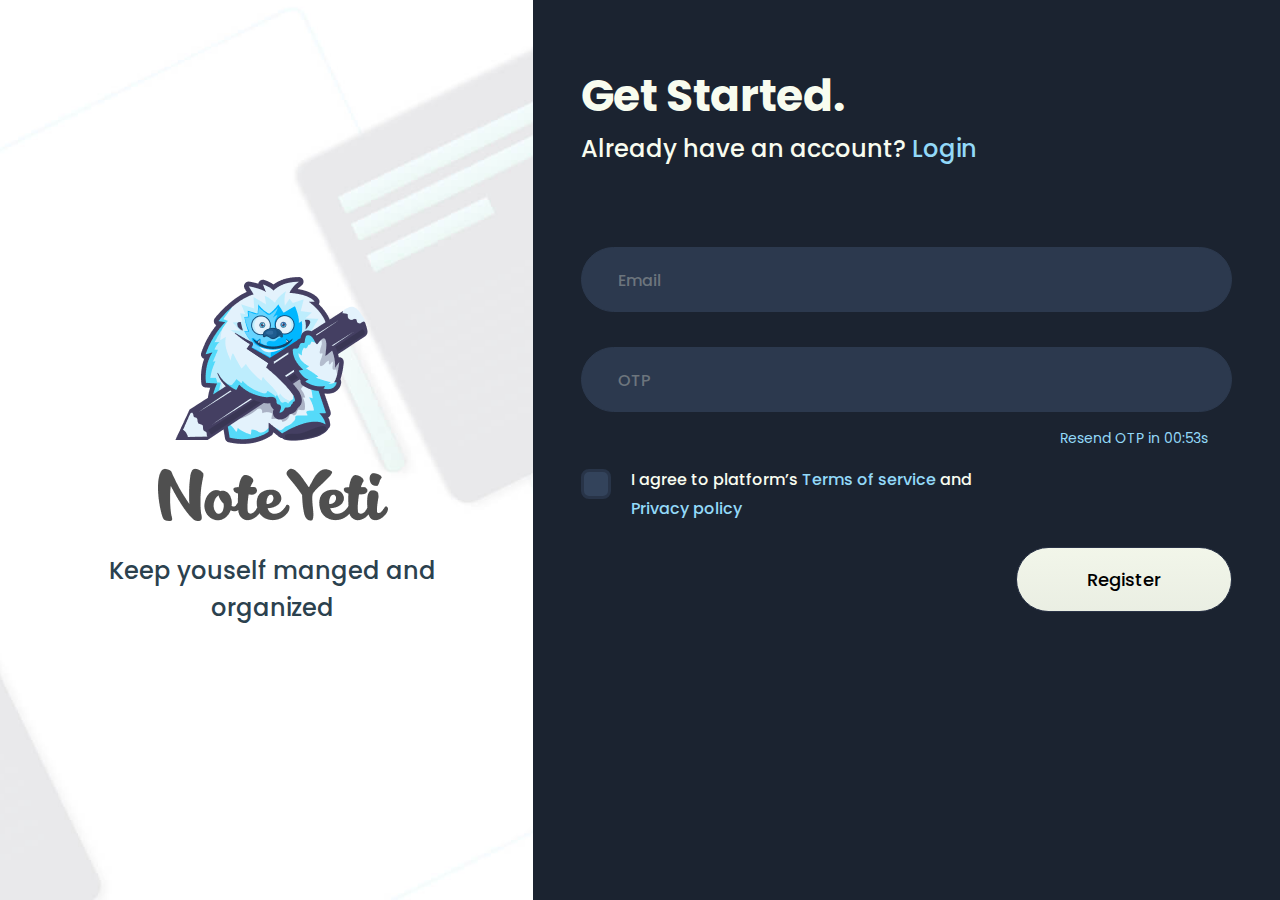
<file: index.html>
<!doctype html>
<html lang="en">

<head>
  <!-- Required Meta Tags Starts Here-->
  <meta charset="utf-8">
  <meta name="description" content="">
  <meta name="keywords" content="">
  <meta name="author" content="">
  <meta property="og:url" content="">
  <meta property="og:title" content="Note Yeti">
  <meta property="og:description" content="">
  <meta property="og:image" content="assets/images/og-image.png">
  <meta name="viewport" content="width=device-width, initial-scale=1">
  <!-- Required Meta Tags Ends Here-->

  <!-- CSS Style Link Starts Here -->
  <!-- Bootstrap CSS Link Starts Here-->
  <link rel="stylesheet" href="assets/css/vendor/bootstrap.min.css">
  <!-- Bootstrap CSS Link Ends Here-->

  <!-- Custom Template CSS Link Starts Here-->
  <link rel="stylesheet" href="assets/css/style.css">
  <!-- Custom Template CSS Link Ends Here-->
  <!-- CSS Style Link Ends Here -->

  <!-- Favicon Link Starts Here-->
  <link rel="icon" href="assets/images/favicon.png" sizes="16x16">
  <!-- Favicon Link Ends Here-->

  <!-- Website Title Starts Here -->
  <title>Note Yeti-Get Started</title>
  <!-- Website Title Ends Here -->
</head>

<body>
  <!-- Get Started Area Starts Here -->
  <section class="starting">
    <div class="container-fluid ms-0 me-0">
      <div class="row" style="height: 100vh;">
        <div class="col-lg-5 starting-bg pe-0 d-flex align-items-center justify-content-center py-4 py-lg-0"
          style="background-image: url(assets/images/background/01.jpg);">
          <div class="starting-left">
            <img src="assets/images/logo/logo.png" alt="Logo" class="img-fluid mx-auto d-block">
            <div class="starting-left-text">
              <h6 class="text-center lead text-secondary">Keep youself manged and</h6>
              <h6 class="text-center lead text-secondary mb-0">organized</h6>
            </div>
          </div>
        </div>
        <div class="col-lg-7 starting-right">
          <div class="starting-right-content ps-0">
            <h2 class="text-primary">Get Started.</h2>
            <p class="text-primary sub-heading mb-0">Already have an account? <a href="login.html" class="text-info">Login</a>
            </p>
            <div class="signup-form reg-info">
              <form>
                <div class="mb-35">
                  <input type="email" class="form-control custom-input" placeholder="Email">
                </div>
                <div class="mb-3">
                  <input type="text" class="form-control custom-input" placeholder="OTP">
                  <div class="mt-2 mt-lg-3 form-text text-info text-end me-4">Resend OTP in 00:53s</div>
                </div>

                <div class="mb-4 form-check">
                  <input type="checkbox" class="form-check-input custom-checkbox" id="check">
                  <label class="form-check-label text-primary fw-500" for="check"
                    style="max-width: 345px; line-height: 29px;">I agree to platform’s <span class="text-info">Terms of
                      service</span> and <span class="text-info">Privacy policy</span></label>
                </div>
                <div class="d-flex justify-content-end">
                  <button type="submit" class="btn-submit">Register</button>
                </div>
              </form>
            </div>
          </div>
        </div>
      </div>
    </div>
  </section>
  <!-- Get Started Area Ends Here -->

  <!-- Script Link Starts Here -->
  <!-- jQuery Link Starts Here -->
  <script src="assets/script/vendor/jquery-3.5.1.min.js"></script>
  <!-- jQuery Link Ends Here -->

  <!-- Bootstrap JS Link Starts Here -->
  <script src="assets/script/vendor/bootstrap.bundle.min.js"></script>
  <!-- Bootstrap JS Link Ends Here -->

  <!--Custom Template Script Link Starts Here -->
  <script src="assets/script/script.js"></script>
  <!--Custom Template Script Link Ends Here -->
  <!-- Script Link Ends Here -->

</body>

</html>
</file>
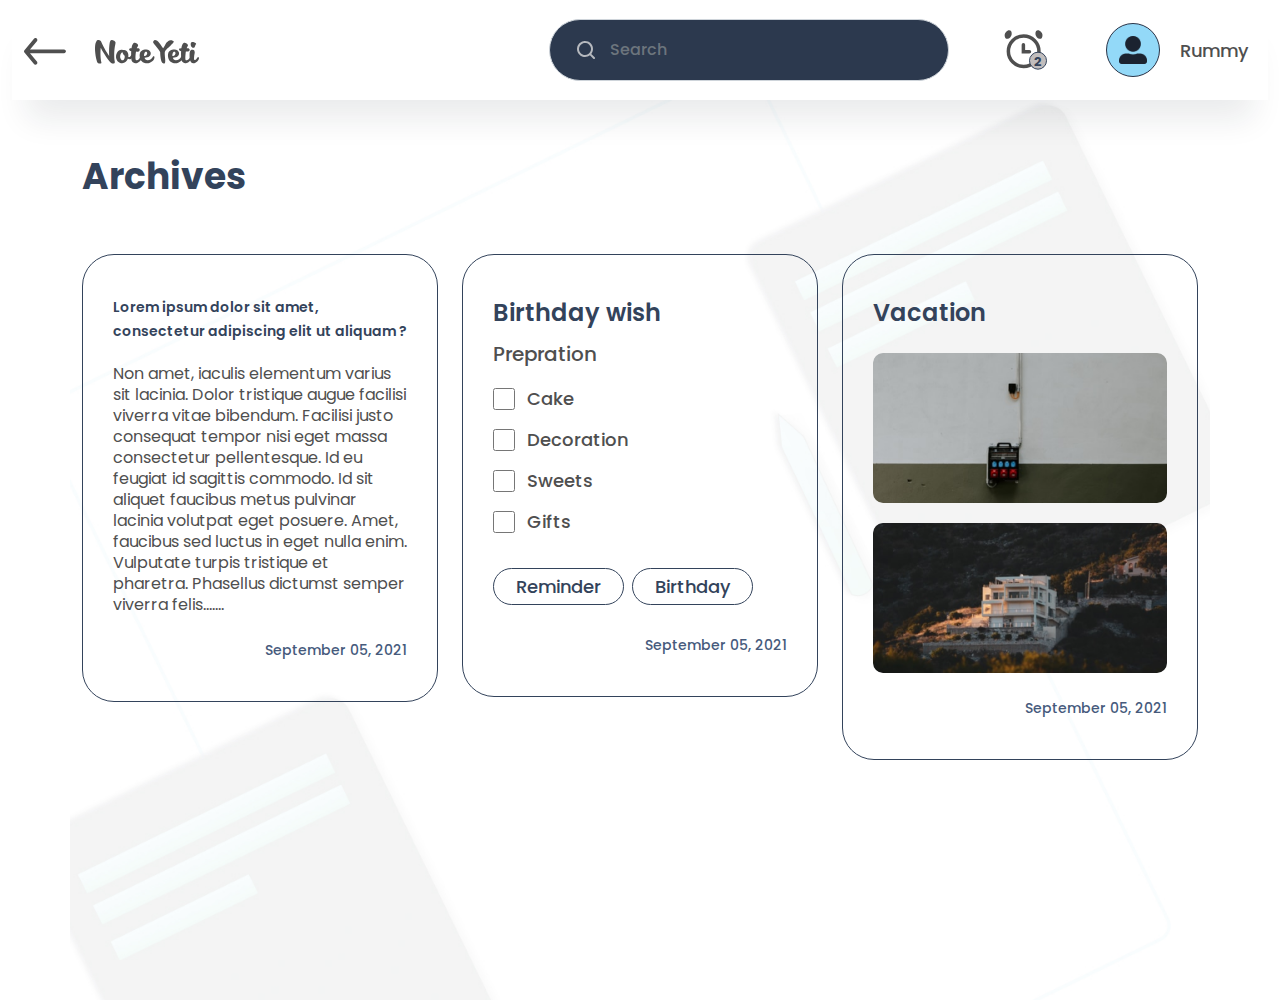
<file: archives.html>
<!doctype html>
<html lang="en">

<head>
  <!-- Required Meta Tags Starts Here-->
  <meta charset="utf-8">
  <meta name="description" content="">
  <meta name="keywords" content="">
  <meta name="author" content="">
  <meta property="og:url" content="">
  <meta property="og:title" content="Note Yeti">
  <meta property="og:description" content="">
  <meta property="og:image" content="assets/images/og-image.png">
  <meta name="viewport" content="width=device-width, initial-scale=1">
  <!-- Required Meta Tags Ends Here-->

  <!-- CSS Style Link Starts Here -->
  <!-- Bootstrap CSS Link Starts Here-->
  <link rel="stylesheet" href="assets/css/vendor/bootstrap.min.css">
  <!-- Bootstrap CSS Link Ends Here-->

  <!-- Custom Template CSS Link Starts Here-->
  <link rel="stylesheet" href="assets/css/style.css">
  <!-- Custom Template CSS Link Ends Here-->
  <!-- CSS Style Link Ends Here -->

  <!-- Favicon Link Starts Here-->
  <link rel="icon" href="assets/images/favicon.png" sizes="16x16">
  <!-- Favicon Link Ends Here-->

  <!-- Website Title Starts Here -->
  <title>Note Yeti-Archives</title>
  <!-- Website Title Ends Here -->
</head>

<body>
  <!-- Header Starts Here -->
  <header>
    <div class="container-fluid second-header">
      <nav class="navbar navbar-expand-lg navbar-light">
        <div class="container-fluid">
          <a class="navbar-brand back-logo" href="newnote.html">
            <img src="assets/images/icon/back.svg" alt="Back Icon" class="img-fluid me-4">
            <img src="assets/images/icon/logo.svg" alt="Logo">
          </a>
          <button class="navbar-toggler" type="button" data-bs-toggle="collapse" data-bs-target="#navbarSupportedContent" aria-controls="navbarSupportedContent" aria-expanded="false" aria-label="Toggle navigation">
            <span class="navbar-toggler-icon"></span>
          </button>
          <div class="collapse navbar-collapse" id="navbarSupportedContent">
            <ul class="navbar-nav ms-auto mb-2 mb-lg-0 d-flex align-items-center">
              <li class="last-item nav-item">
                <div class="search-box">
                  <form action="#">
                    <input type="search" id="search" placeholder="Search" class="form-control">
                    <button class="btn"><img src="assets/images/icon/search.svg" alt="Search"></button>
                  </form>
                </div>
              </li>
              <li class="nav-item">
                 <div class="notification">
                   <button type="button" class="btn">
                     <img src="assets/images/icon/clock.svg" alt="Clock" class="img-fluid">
                     <div class="notification-circle">
                       <span>2</span>
                     </div>
                   </button>
                 </div>
              </li>
              <li class="nav-item">
                <a class="nav-link avatar-area d-flex align-items-center justify-content-center" href="user.html">
                  <div class="avatar">
                    <img src="assets/images/icon/user.svg" alt="User" class="img-fluid">
                  </div>
                  <span>Rummy</span>
                </a>
              </li>
            </ul>
          </div>
        </div>
      </nav>
    </div>
  </header>
  <!-- Header Ends Here -->

  <!-- Archives Area Starts Here -->
  <section class="note-area archives-area mt-0">
    <div class="container">
      <div class="row user-profile justify-content-center" style="background-image: url(assets/images/background/02.jpg);">
        <div class="col-lg-12">
          <h4>Archives</h4>
          <div class="row">
            <div class="col-lg-4">
              <div class="archives-wizerd">
                <h6>Lorem ipsum dolor sit amet, consectetur adipiscing elit ut aliquam ?</h6>
                <p class="archives-wizerd-text">Non amet, iaculis elementum varius sit lacinia. Dolor tristique augue facilisi viverra vitae bibendum. Facilisi justo consequat tempor nisi eget massa consectetur pellentesque. Id eu feugiat id sagittis commodo. Id sit aliquet faucibus metus pulvinar lacinia volutpat eget posuere. Amet, faucibus sed luctus in eget nulla enim. Vulputate turpis tristique et pharetra. Phasellus dictumst semper viverra felis....... </p>
                <div class="d-flex justify-content-end">
                  <span class="date">September 05, 2021</span>
                </div>
              </div>
            </div>
            <div class="col-lg-4">
              <div class="archives-wizerd">
                <h6 class="archives-wizerd-title">Birthday wish</h6>
                <span class="archives-wizerd-subtitle">Prepration</span>
                <form action="#" class="selection-area archives-wizerd-selection">
                  <div class="selection-area-field">
                    <input type="checkbox" id="one">
                    <label for="one">Cake</label>
                  </div>
                  <div class="selection-area-field">
                    <input type="checkbox" id="two">
                    <label for="two">Decoration</label>
                  </div>
                  <div class="selection-area-field">
                    <input type="checkbox" id="three">
                    <label for="three">Sweets</label>
                  </div>
                  <div class="selection-area-field">
                    <input type="checkbox" id="four">
                    <label for="four">Gifts</label>
                  </div>
                  <div class="d-flex align-items-center selection-area-btns">
                    <button type="button" class="btn border-button me-2">Reminder</button>
                    <button type="button" class="btn border-button">Birthday</button>
                  </div>
                </form>
                <div class="d-flex justify-content-end">
                  <span class="date">September 05, 2021</span>
                </div>
              </div>
            </div>
            <div class="col-lg-4">
              <div class="archives-wizerd">
                <h6 class="archives-wizerd-title">Vacation</h6>
                <div class="archives-wizerd-images">
                  <img src="assets/images/card/01.png" alt="Card Image" class="img-fluid d-block">
                  <img src="assets/images/card/02.png" alt="Card Image" class="img-fluid d-block">
                </div>
                <div class="d-flex justify-content-end">
                  <span class="date">September 05, 2021</span>
                </div>
              </div>
            </div>
          </div>
        </div>
      </div>
    </div>
  </section>
  <!-- Archives Area Ends Here -->

  <!-- Script Link Starts Here -->
  <!-- jQuery Link Starts Here -->
  <script src="assets/script/vendor/jquery-3.5.1.min.js"></script>
  <!-- jQuery Link Ends Here -->

  <!-- Bootstrap JS Link Starts Here -->
  <script src="assets/script/vendor/bootstrap.bundle.min.js"></script>
  <!-- Bootstrap JS Link Ends Here -->

  <!--Custom Template Script Link Starts Here -->
  <script src="assets/script/script.js"></script>
  <!--Custom Template Script Link Ends Here -->
  <!-- Script Link Ends Here -->

</body>

</html>
</file>
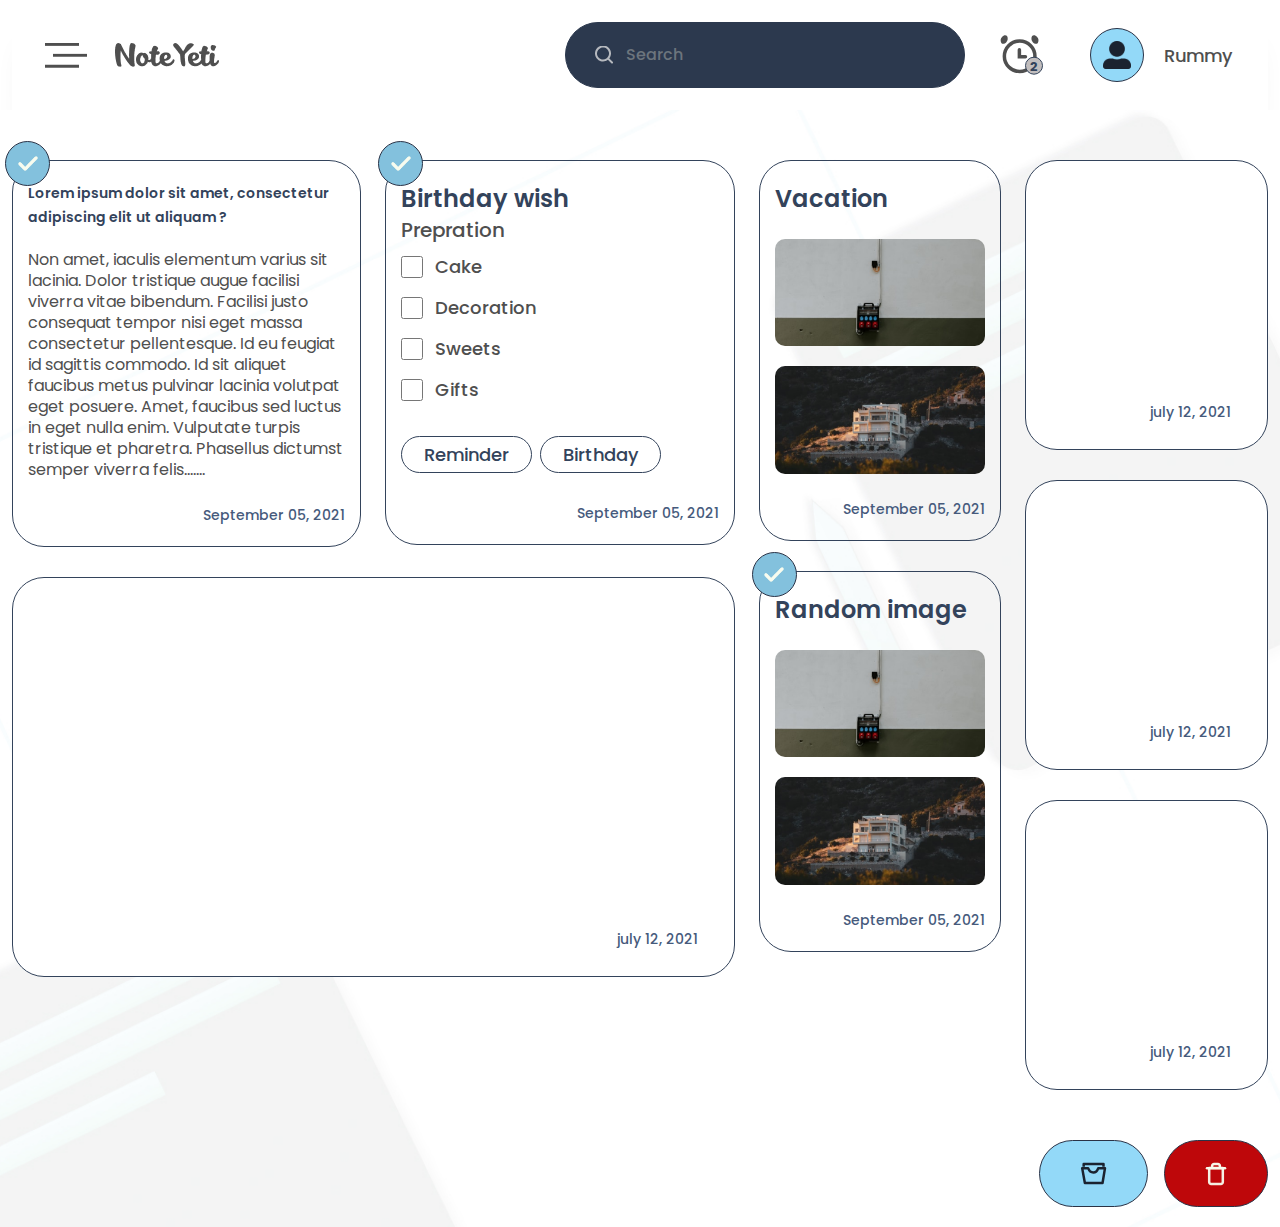
<file: clicking.html>
<!doctype html>
<html lang="en">

<head>
  <!-- Required Meta Tags Starts Here-->
  <meta charset="utf-8">
  <meta name="description" content="">
  <meta name="keywords" content="">
  <meta name="author" content="">
  <meta property="og:url" content="">
  <meta property="og:title" content="Note Yeti">
  <meta property="og:description" content="">
  <meta property="og:image" content="assets/images/og-image.png">
  <meta name="viewport" content="width=device-width, initial-scale=1">
  <!-- Required Meta Tags Ends Here-->

  <!-- CSS Style Link Starts Here -->
  <!-- Bootstrap CSS Link Starts Here-->
  <link rel="stylesheet" href="assets/css/vendor/bootstrap.min.css">
  <!-- Bootstrap CSS Link Ends Here-->

  <!-- Custom Template CSS Link Starts Here-->
  <link rel="stylesheet" href="assets/css/style.css">
  <!-- Custom Template CSS Link Ends Here-->
  <!-- CSS Style Link Ends Here -->

  <!-- Favicon Link Starts Here-->
  <link rel="icon" href="assets/images/favicon.png" sizes="16x16">
  <!-- Favicon Link Ends Here-->

  <!-- Website Title Starts Here -->
  <title>Note Yeti-While Right Clicking</title>
  <!-- Website Title Ends Here -->
</head>

<body>
  <!-- SideBar Starts Here -->
  <div class="sidebar-area" style="display:none" id="mySidebar">
    <div class="sidebar-area-item mb-0">
      <button onclick="w3_close()" class="btn close-btn">Close &times;</button>
    </div>
    <div class="sidebar-area-item">
      <a href="tags.html"><img src="assets/images/icon/01.png" alt="Icon" class="img-fluid"> <span>Manage
          tags</span></a>
    </div>
    <div class="sidebar-area-item">
      <a href="archives.html"><img src="assets/images/icon/02.png" alt="Icon" class="img-fluid">
        <span>Archives</span></a>
    </div>
    <div class="sidebar-area-item">
      <a href="user.html"><img src="assets/images/icon/03.png" alt="Icon" class="img-fluid"> <span>Manage
          Profile</span></a>
    </div>
    <div class="sidebar-area-item">

      <a href="reset.html"><img src="assets/images/icon/04.png" alt="Icon" class="img-fluid"> <span>Change
          password</span></a>
    </div>
    <div class="sidebar-area-item">
      <a href="subscription.html"><img src="assets/images/icon/05.png" alt="Icon" class="img-fluid">
        <span>Subscription</span></a>
    </div>
    <div class="sidebar-area-item">
      <a href="#"><img src="assets/images/icon/06.png" alt="Icon" class="img-fluid"><span>Logout</span></a>
    </div>
  </div>
  <!-- SideBar Ends Here -->

  <!-- Main Header Starts Here -->
  <header class="main-header" id="main-header">
    <div class="container-fluid">
      <nav>
        <div class="main-header-start">
          <div class="hamburger">
            <button class="btn hamburger-btn" onclick="w3_open()"><img src="assets/images/icon/mainhamburger.png"
                alt="Icon" class="img-fluid"></button>
          </div>
          <img src="assets/images/logo/small.png" alt="Logo" class="img-fluid">
        </div>
        <div class="main-header-end">
          <div class="search-field">
            <form action="#">
              <input type="search" placeholder="Search" class="form-control">
              <img src="assets/images/icon/search.svg" alt="icon" class="img-fluid">
            </form>
          </div>
          <div class="notification">
            <button type="button" class="btn">
              <img src="assets/images/icon/clock.svg" alt="Clock" class="img-fluid">
              <div class="notification-circle">
                <span>2</span>
              </div>
            </button>
          </div>
          <a class="nav-link avatar-area d-flex align-items-center justify-content-center" href="user.html">
            <div class="avatar">
              <img src="assets/images/icon/user.svg" alt="User" class="img-fluid">
            </div>
            <span>Rummy</span>
          </a>
        </div>
      </nav>
    </div>
  </header>
  <!-- Main Header Ends Here -->

  <!-- Home Screen Area Starts Here -->
  <section class="note-area home-screen clicking-area mt-0" id="click">
    <div class="container-fluid">
      <div class="row user-profile justify-content-center"
        style="background-image: url(assets/images/background/02.jpg);">
        <div class="col-lg-12">
          <div class="home-screen-top">
          </div>
        </div>
        <div class="col-lg-12">
          <div class="row">
            <div class="col-lg-7">
              <div class="row">
                <div class="col-lg-6">
                  <div class="archives-wizerd">
                    <h6>Lorem ipsum dolor sit amet, consectetur adipiscing elit ut aliquam ?</h6>
                    <p class="archives-wizerd-text">Non amet, iaculis elementum varius sit lacinia. Dolor tristique
                      augue facilisi viverra vitae bibendum. Facilisi justo consequat tempor nisi eget massa consectetur
                      pellentesque. Id eu feugiat id sagittis commodo. Id sit aliquet faucibus metus pulvinar lacinia
                      volutpat eget posuere. Amet, faucibus sed luctus in eget nulla enim. Vulputate turpis tristique et
                      pharetra. Phasellus dictumst semper viverra felis....... </p>
                    <div class="d-flex justify-content-end">
                      <span class="date">September 05, 2021</span>
                    </div>
                    <div class="right-click">
                      <img src="assets/images/icon/click.png" alt="Icon" class="img-fluid">
                    </div>
                  </div>
                </div>
                <div class="col-lg-6">
                  <div class="archives-wizerd">
                    <h6 class="archives-wizerd-title">Birthday wish</h6>
                    <span class="archives-wizerd-subtitle">Prepration</span>
                    <form action="#" class="selection-area archives-wizerd-selection">
                      <div class="selection-area-field">
                        <input type="checkbox" id="one">
                        <label for="one">Cake</label>
                      </div>
                      <div class="selection-area-field">
                        <input type="checkbox" id="two">
                        <label for="two">Decoration</label>
                      </div>
                      <div class="selection-area-field">
                        <input type="checkbox" id="three">
                        <label for="three">Sweets</label>
                      </div>
                      <div class="selection-area-field">
                        <input type="checkbox" id="four">
                        <label for="four">Gifts</label>
                      </div>
                      <div class="d-flex align-items-center selection-area-btns">
                        <button type="button" class="btn border-button me-2">Reminder</button>
                        <button type="button" class="btn border-button">Birthday</button>
                      </div>
                    </form>
                    <div class="d-flex justify-content-end">
                      <span class="date">September 05, 2021</span>
                    </div>
                    <div class="right-click">
                      <img src="assets/images/icon/click.png" alt="Icon" class="img-fluid">
                    </div>
                  </div>
                </div>
                <div class="col-lg-12">
                  <div class="null-wizerd">
                    <div class="null-wizerd-date">
                      <span>july 12, 2021</span>
                    </div>
                  </div>
                </div>
              </div>
            </div>
            <div class="col-lg-5">
              <div class="row">
                <div class="col-lg-6">
                  <div class="archives-wizerd">
                    <h6 class="archives-wizerd-title">Vacation</h6>
                    <div class="archives-wizerd-images">
                      <img src="assets/images/card/01.png" alt="Card Image" class="img-fluid d-block">
                      <img src="assets/images/card/02.png" alt="Card Image" class="img-fluid d-block">
                    </div>
                    <div class="d-flex justify-content-end">
                      <span class="date">September 05, 2021</span>
                    </div>
                  </div>
                  <div class="archives-wizerd">
                    <h6 class="archives-wizerd-title">Random image</h6>
                    <div class="archives-wizerd-images">
                      <img src="assets/images/card/01.png" alt="Card Image" class="img-fluid d-block">
                      <img src="assets/images/card/02.png" alt="Card Image" class="img-fluid d-block">
                    </div>
                    <div class="d-flex justify-content-end">
                      <span class="date">September 05, 2021</span>
                    </div>
                    <div class="right-click">
                      <img src="assets/images/icon/click.png" alt="Icon" class="img-fluid">
                    </div>
                  </div>
                </div>
                <div class="col-lg-6">
                  <div class="null-wizerd null-wizerd-sm">
                    <div class="null-wizerd-date">
                      <span>july 12, 2021</span>
                    </div>
                  </div>
                  <div class="null-wizerd null-wizerd-sm">
                    <div class="null-wizerd-date">
                      <span>july 12, 2021</span>
                    </div>
                  </div>
                  <div class="null-wizerd null-wizerd-sm">
                    <div class="null-wizerd-date">
                      <span>july 12, 2021</span>
                    </div>
                  </div>
                  <div class="d-flex justify-content-center justify-content-lg-end">
                    <button type="button" class="btn archives-btn me-3">
                      <img src="assets/images/icon/archives.svg" alt="Icon" class="img-fluid">
                      <div class="tooltip-text">
                        <span>Archive</span>
                      </div>
                    </button>
                    <button type="button" class="btn trash-btn">
                      <img src="assets/images/icon/trash-03.svg" alt="Icon" class="img-fluid">
                      <div class="tooltip-text">
                        <span>Delete</span>
                      </div>
                    </button>
                  </div>
                </div>
              </div>
            </div>
          </div>
        </div>
      </div>
    </div>
  </section>
  <!-- Home Screen Area Ends Here -->

  <!-- Script Link Starts Here -->
  <!-- jQuery Link Starts Here -->
  <script src="assets/script/vendor/jquery-3.5.1.min.js"></script>
  <!-- jQuery Link Ends Here -->

  <!-- Bootstrap JS Link Starts Here -->
  <script src="assets/script/vendor/bootstrap.bundle.min.js"></script>
  <!-- Bootstrap JS Link Ends Here -->

  <!--Custom Template Script Link Starts Here -->
  <script src="assets/script/script.js"></script>
  <!--Custom Template Script Link Ends Here -->
  <!-- Script Link Ends Here -->
  <script>
    function w3_open() {
      document.getElementById("mySidebar").style.display = "block";
      document.getElementById("main-header").style.display = "none";
      document.getElementById("click").style.display = "none";
    }

    function w3_close() {
      document.getElementById("mySidebar").style.display = "none";
      document.getElementById("main-header").style.display = "block";
      document.getElementById("click").style.display = "block";
    }
  </script>
</body>

</html>
</file>
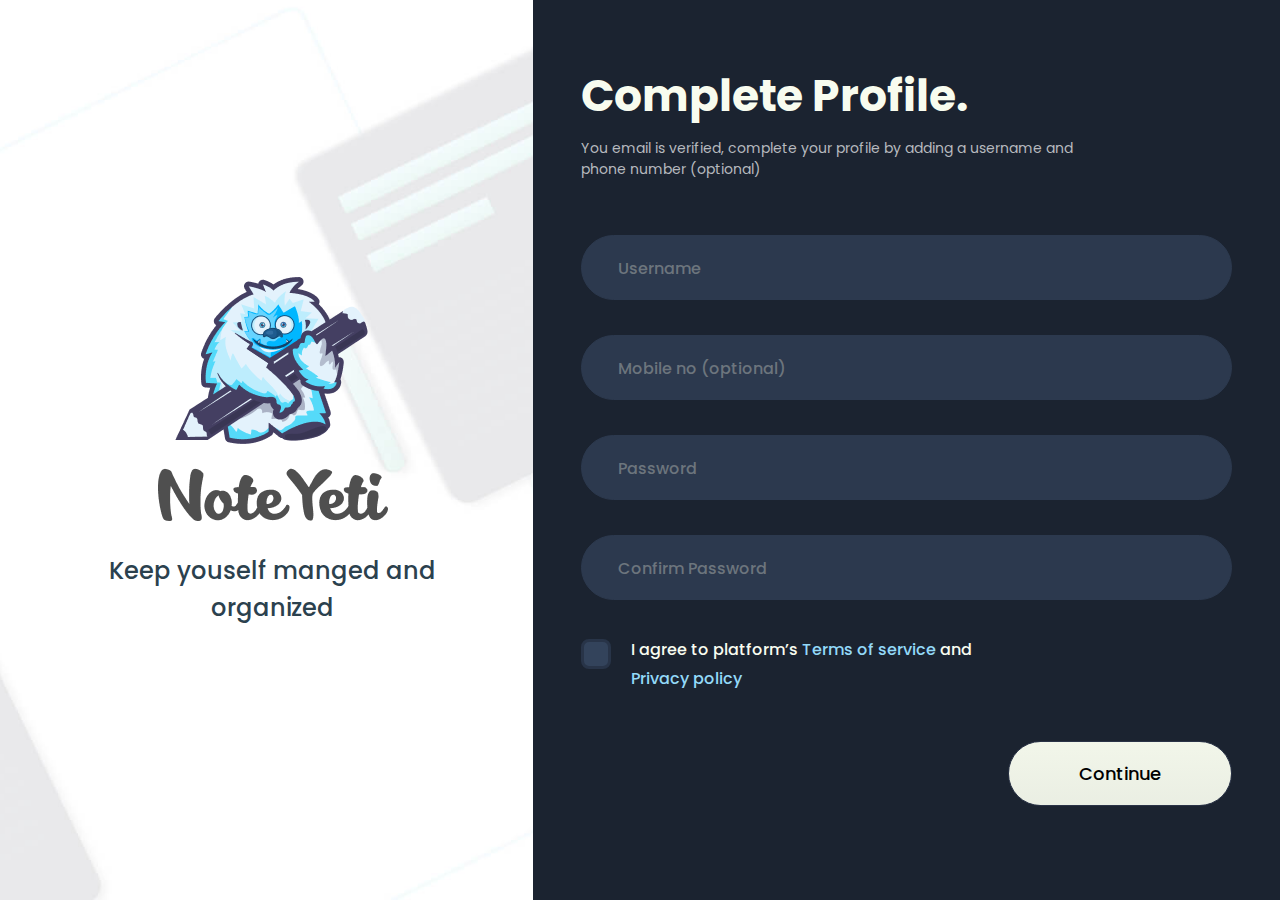
<file: detail.html>
<!doctype html>
<html lang="en">

<head>
  <!-- Required Meta Tags Starts Here-->
  <meta charset="utf-8">
  <meta name="description" content="">
  <meta name="keywords" content="">
  <meta name="author" content="">
  <meta property="og:url" content="">
  <meta property="og:title" content="Note Yeti">
  <meta property="og:description" content="">
  <meta property="og:image" content="assets/images/og-image.png">
  <meta name="viewport" content="width=device-width, initial-scale=1">
  <!-- Required Meta Tags Ends Here-->

  <!-- CSS Style Link Starts Here -->
  <!-- Bootstrap CSS Link Starts Here-->
  <link rel="stylesheet" href="assets/css/vendor/bootstrap.min.css">
  <!-- Bootstrap CSS Link Ends Here-->

  <!-- Custom Template CSS Link Starts Here-->
  <link rel="stylesheet" href="assets/css/style.css">
  <!-- Custom Template CSS Link Ends Here-->
  <!-- CSS Style Link Ends Here -->

  <!-- Favicon Link Starts Here-->
  <link rel="icon" href="assets/images/favicon.png" sizes="16x16">
  <!-- Favicon Link Ends Here-->

  <!-- Website Title Starts Here -->
  <title>Note Yeti-Complete Profile</title>
  <!-- Website Title Ends Here -->
</head>

<body>
  <!-- Get Started Area Starts Here -->
  <section class="starting">
    <div class="container-fluid ms-0 me-0">
      <div class="row" style="height: 100vh;">
        <div class="col-lg-5 starting-bg pe-0 d-flex align-items-center justify-content-center py-4 py-lg-0"
          style="background-image: url(assets/images/background/01.jpg);">
          <div class="starting-left">
            <img src="assets/images/logo/logo.png" alt="Logo" class="img-fluid mx-auto d-block">
            <div class="starting-left-text">
              <h6 class="text-center lead text-secondary">Keep youself manged and</h6>
              <h6 class="text-center lead text-secondary mb-0">organized</h6>
            </div>
          </div>
        </div>
        <div class="col-lg-7 starting-right sub-pages">
          <div class="starting-right-content">
            <h2 class="text-primary">Complete Profile.</h2>
            <p class="normal-heading">
              You email is verified, complete your profile by adding a username and phone number (optional)
            </p>
            <div class="signup-form">
              <form>
                <div class="mb-35">
                  <input type="text" class="form-control custom-input" placeholder="Username">
                </div>
                <div class="mb-35">
                  <input type="text" class="form-control custom-input" placeholder="Mobile no (optional)">
                </div>
                <div class="mb-35">
                  <input type="password" class="form-control custom-input" placeholder="Password">
                </div>
                <div class="mb-35">
                  <input type="password" class="form-control custom-input" placeholder="Confirm Password">
                </div>
                <div class="mb-4 form-check">
                  <input type="checkbox" class="form-check-input custom-checkbox" id="check">
                  <label class="form-check-label text-primary fw-500" for="check" style="max-width: 345px; line-height: 29px;">I agree to platform’s <span class="text-info">Terms of
                      service</span> and <span class="text-info">Privacy policy</span></label>
                </div>
                <div class="d-flex justify-content-end mt-5 submit-area">
                  <button type="submit" class="btn-submit">Continue</button>
                </div>
              </form>
            </div>
          </div>
        </div>
      </div>
    </div>
  </section>
  <!-- Get Started Area Ends Here -->

  <!-- Script Link Starts Here -->
  <!-- jQuery Link Starts Here -->
  <script src="assets/script/vendor/jquery-3.5.1.min.js"></script>
  <!-- jQuery Link Ends Here -->

  <!-- Bootstrap JS Link Starts Here -->
  <script src="assets/script/vendor/bootstrap.bundle.min.js"></script>
  <!-- Bootstrap JS Link Ends Here -->

  <!--Custom Template Script Link Starts Here -->
  <script src="assets/script/script.js"></script>
  <!--Custom Template Script Link Ends Here -->
  <!-- Script Link Ends Here -->

</body>

</html>
</file>
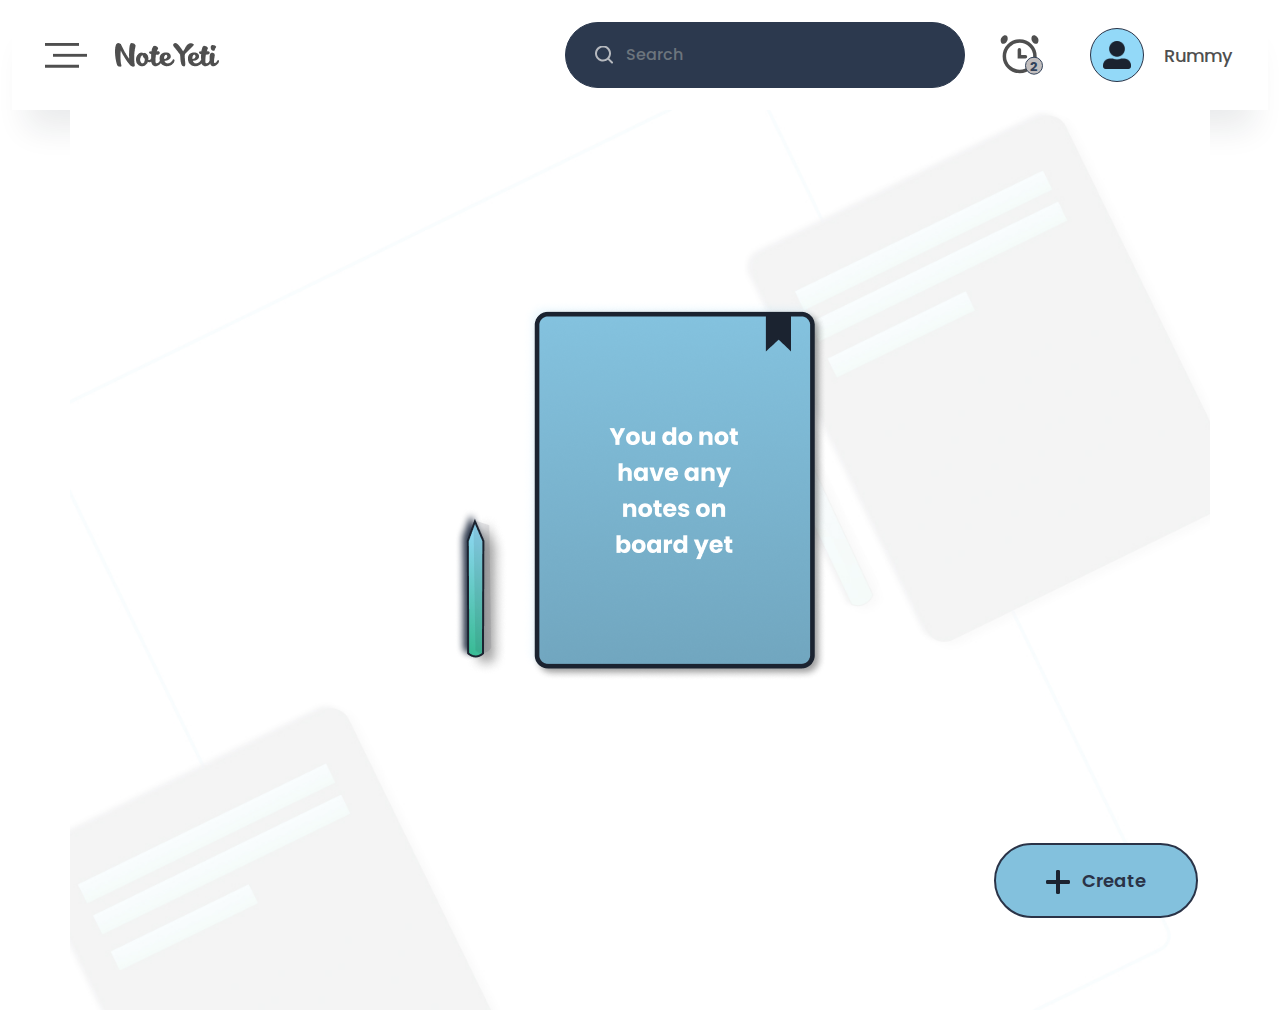
<file: empty.html>
<!doctype html>
<html lang="en">

<head>
  <!-- Required Meta Tags Starts Here-->
  <meta charset="utf-8">
  <meta name="description" content="">
  <meta name="keywords" content="">
  <meta name="author" content="">
  <meta property="og:url" content="">
  <meta property="og:title" content="Note Yeti">
  <meta property="og:description" content="">
  <meta property="og:image" content="assets/images/og-image.png">
  <meta name="viewport" content="width=device-width, initial-scale=1">
  <!-- Required Meta Tags Ends Here-->

  <!-- CSS Style Link Starts Here -->
  <!-- Bootstrap CSS Link Starts Here-->
  <link rel="stylesheet" href="assets/css/vendor/bootstrap.min.css">
  <!-- Bootstrap CSS Link Ends Here-->

  <!-- Custom Template CSS Link Starts Here-->
  <link rel="stylesheet" href="assets/css/style.css">
  <!-- Custom Template CSS Link Ends Here-->
  <!-- CSS Style Link Ends Here -->

  <!-- Favicon Link Starts Here-->
  <link rel="icon" href="assets/images/favicon.png" sizes="16x16">
  <!-- Favicon Link Ends Here-->

  <!-- Website Title Starts Here -->
  <title>Note Yeti-Empty Home Screen</title>
  <!-- Website Title Ends Here -->
</head>

<body>
  <!-- SideBar Starts Here -->
  <div class="sidebar-area" style="display:none" id="mySidebar">
    <div class="sidebar-area-item mb-0">
      <button onclick="w3_close()" class="btn close-btn">Close &times;</button>
    </div>
    <div class="sidebar-area-item">
      <a href="tags.html"><img src="assets/images/icon/01.png" alt="Icon" class="img-fluid"> <span>Manage
          tags</span></a>
    </div>
    <div class="sidebar-area-item">
      <a href="archives.html"><img src="assets/images/icon/02.png" alt="Icon" class="img-fluid">
        <span>Archives</span></a>
    </div>
    <div class="sidebar-area-item">
      <a href="user.html"><img src="assets/images/icon/03.png" alt="Icon" class="img-fluid"> <span>Manage
          Profile</span></a>
    </div>
    <div class="sidebar-area-item">

      <a href="reset.html"><img src="assets/images/icon/04.png" alt="Icon" class="img-fluid"> <span>Change
          password</span></a>
    </div>
    <div class="sidebar-area-item">
      <a href="subscription.html"><img src="assets/images/icon/05.png" alt="Icon" class="img-fluid">
        <span>Subscription</span></a>
    </div>
    <div class="sidebar-area-item">
      <a href="#"><img src="assets/images/icon/06.png" alt="Icon" class="img-fluid"><span>Logout</span></a>
    </div>
  </div>
  <!-- SideBar Ends Here -->

  <!-- Main Header Starts Here -->
  <header class="main-header" id="main-header">
    <div class="container-fluid">
      <nav>
        <div class="main-header-start">
          <div class="hamburger">
            <button class="btn hamburger-btn" onclick="w3_open()"><img src="assets/images/icon/mainhamburger.png"
                alt="Icon" class="img-fluid"></button>
          </div>
          <img src="assets/images/logo/small.png" alt="Logo" class="img-fluid">
        </div>
        <div class="main-header-end">
          <div class="search-field">
            <form action="#">
              <input type="search" placeholder="Search" class="form-control">
              <img src="assets/images/icon/search.svg" alt="icon" class="img-fluid">
            </form>
          </div>
          <div class="notification">
            <button type="button" class="btn">
              <img src="assets/images/icon/clock.svg" alt="Clock" class="img-fluid">
              <div class="notification-circle">
                <span>2</span>
              </div>
            </button>
          </div>
          <a class="nav-link avatar-area d-flex align-items-center justify-content-center" href="user.html">
            <div class="avatar">
              <img src="assets/images/icon/user.svg" alt="User" class="img-fluid">
            </div>
            <span>Rummy</span>
          </a>
        </div>
      </nav>
    </div>
  </header>
  <!-- Main Header Ends Here -->

  <!-- Note Area Starts Here -->
  <section class="note-area mt-0 empty-screen" id="empty">
    <div class="container">
      <div class="row user-profile justify-content-center align-items-center"
        style="background-image: url(assets/images/background/02.jpg);">
        <div class="col-lg-6 text-center">
          <img src="assets/images/screen/empty.png" alt="Image" class="img-fluid">
        </div>
        <div class="d-flex justify-content-center justify-content-lg-end">
          <a href="newnote.html" class="btn accent-btn-sm">
            <svg width="24" height="24" viewBox="0 0 24 24" fill="none" xmlns="http://www.w3.org/2000/svg">
              <path
                d="M24 12C24 13.106 23.904 14 22.798 14H14V22.798C14 23.902 13.106 24 12 24C10.894 24 10 23.902 10 22.798V14H1.202C0.0979997 14 0 13.106 0 12C0 10.894 0.0979997 10 1.202 10H10V1.202C10 0.0959997 10.894 0 12 0C13.106 0 14 0.0959997 14 1.202V10H22.798C23.904 10 24 10.894 24 12Z"
                fill="#1B2330"></path>
            </svg>
            Create</a>
        </div>
      </div>
    </div>
    </div>
  </section>
  <!-- Note Area Ends Here -->

  <!-- Script Link Starts Here -->
  <!-- jQuery Link Starts Here -->
  <script src="assets/script/vendor/jquery-3.5.1.min.js"></script>
  <!-- jQuery Link Ends Here -->

  <!-- Bootstrap JS Link Starts Here -->
  <script src="assets/script/vendor/bootstrap.bundle.min.js"></script>
  <!-- Bootstrap JS Link Ends Here -->

  <!--Custom Template Script Link Starts Here -->
  <script src="assets/script/script.js"></script>
  <!--Custom Template Script Link Ends Here -->
  <!-- Script Link Ends Here -->
  <script>
    function w3_open() {
      document.getElementById("mySidebar").style.display = "block";
      document.getElementById("main-header").style.display = "none";
      document.getElementById("empty").style.display = "none";
    }

    function w3_close() {
      document.getElementById("mySidebar").style.display = "none";
      document.getElementById("main-header").style.display = "block";
      document.getElementById("empty").style.display = "block";
    }
  </script>
</body>

</html>
</file>
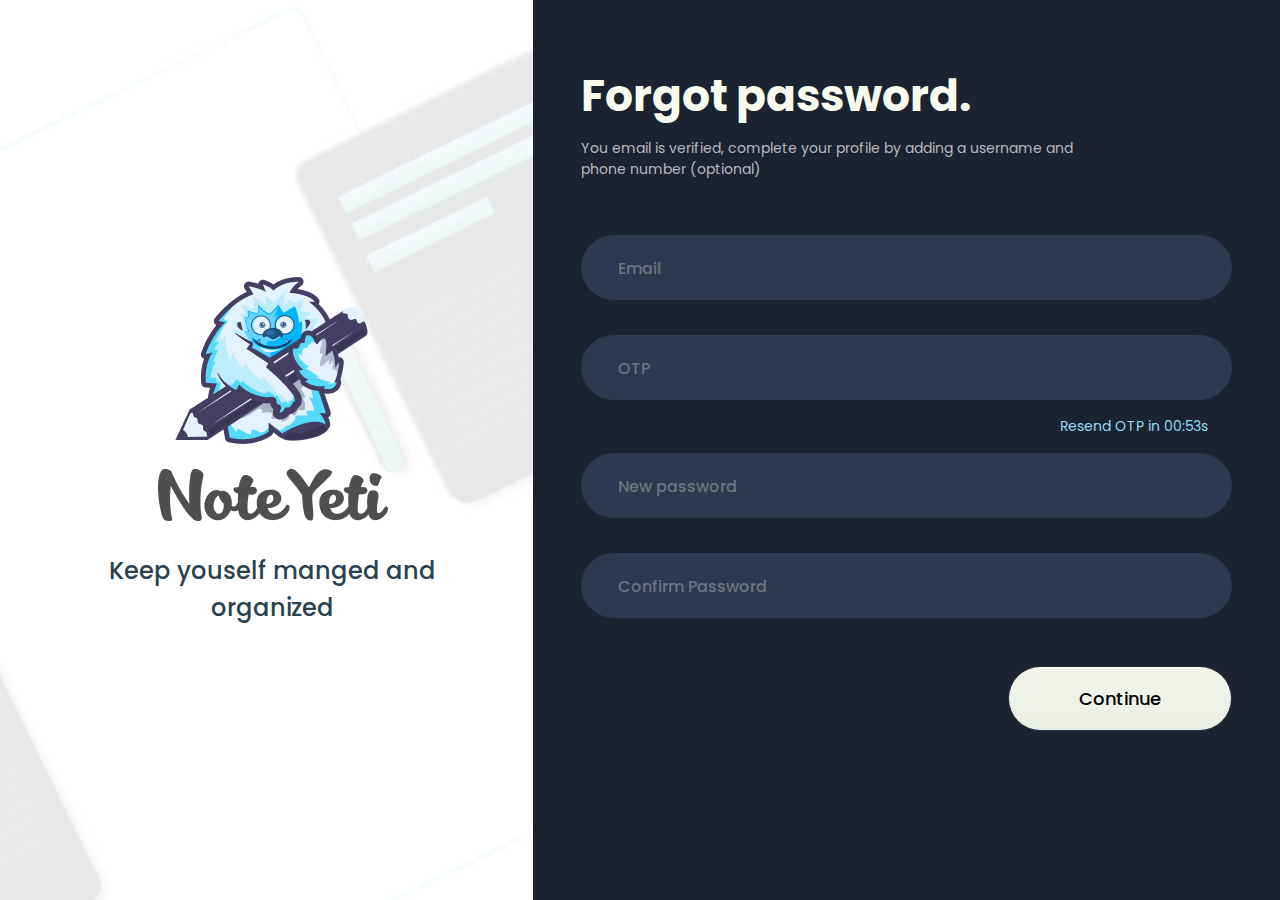
<file: forgot.html>
<!doctype html>
<html lang="en">

<head>
  <!-- Required Meta Tags Starts Here-->
  <meta charset="utf-8">
  <meta name="description" content="">
  <meta name="keywords" content="">
  <meta name="author" content="">
  <meta property="og:url" content="">
  <meta property="og:title" content="Note Yeti">
  <meta property="og:description" content="">
  <meta property="og:image" content="assets/images/og-image.png">
  <meta name="viewport" content="width=device-width, initial-scale=1">
  <!-- Required Meta Tags Ends Here-->

  <!-- CSS Style Link Starts Here -->
  <!-- Bootstrap CSS Link Starts Here-->
  <link rel="stylesheet" href="assets/css/vendor/bootstrap.min.css">
  <!-- Bootstrap CSS Link Ends Here-->

  <!-- Custom Template CSS Link Starts Here-->
  <link rel="stylesheet" href="assets/css/style.css">
  <!-- Custom Template CSS Link Ends Here-->
  <!-- CSS Style Link Ends Here -->

  <!-- Favicon Link Starts Here-->
  <link rel="icon" href="assets/images/favicon.png" sizes="16x16">
  <!-- Favicon Link Ends Here-->

  <!-- Website Title Starts Here -->
  <title>Note Yeti-Forgot Password</title>
  <!-- Website Title Ends Here -->
</head>

<body>
  <!-- Get Started Area Starts Here -->
  <section class="starting">
    <div class="container-fluid ms-0 me-0">
      <div class="row" style="height: 100vh;">
        <div class="col-lg-5 starting-bg pe-0 d-flex align-items-center justify-content-center py-4 py-lg-0"
          style="background-image: url(assets/images/background/01.jpg);">
          <div class="starting-left">
            <img src="assets/images/logo/logo.png" alt="Logo" class="img-fluid mx-auto d-block">
            <div class="starting-left-text">
              <h6 class="text-center lead text-secondary">Keep youself manged and</h6>
              <h6 class="text-center lead text-secondary mb-0">organized</h6>
            </div>
          </div>
        </div>
        <div class="col-lg-7 starting-right sub-pages">
          <div class="starting-right-content">
            <h2 class="text-primary">Forgot password.</h2>
            <p class="normal-heading">
              You email is verified, complete your profile by adding a username and phone number (optional)
            </p>
            <div class="signup-form">
              <form>
                <div class="mb-35">
                  <input type="email" class="form-control custom-input" placeholder="Email">
                </div>
                <div class="mb-3">
                  <input type="text" class="form-control custom-input" placeholder="OTP">
                  <div class="mt-2 mt-lg-3 form-text text-info text-end me-4">Resend OTP in 00:53s</div>
                </div>
                <div class="mb-35">
                  <input type="password" class="form-control custom-input" placeholder="New password">
                </div>
                <div class="mb-35">
                  <input type="password" class="form-control custom-input" placeholder="Confirm Password">
                </div>
                <div class="d-flex justify-content-end mt-5 submit-area">
                  <button type="submit" class="btn-submit">Continue</button>
                </div>
              </form>
            </div>
          </div>
        </div>
      </div>
    </div>
  </section>
  <!-- Get Started Area Ends Here -->

  <!-- Script Link Starts Here -->
  <!-- jQuery Link Starts Here -->
  <script src="assets/script/vendor/jquery-3.5.1.min.js"></script>
  <!-- jQuery Link Ends Here -->

  <!-- Bootstrap JS Link Starts Here -->
  <script src="assets/script/vendor/bootstrap.bundle.min.js"></script>
  <!-- Bootstrap JS Link Ends Here -->

  <!--Custom Template Script Link Starts Here -->
  <script src="assets/script/script.js"></script>
  <!--Custom Template Script Link Ends Here -->
  <!-- Script Link Ends Here -->

</body>

</html>
</file>
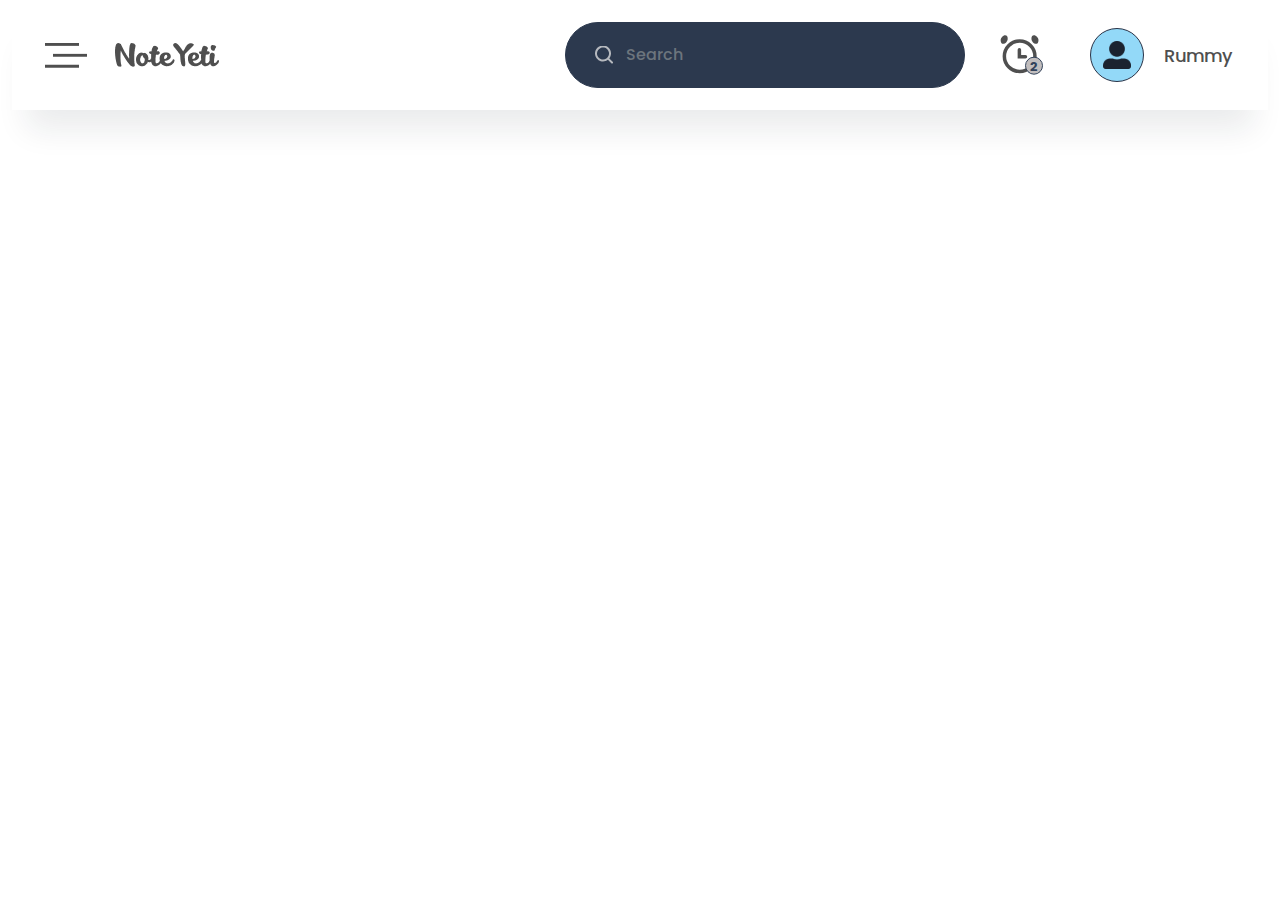
<file: header.html>
<!doctype html>
<html lang="en">

<head>
  <!-- Required Meta Tags Starts Here-->
  <meta charset="utf-8">
  <meta name="description" content="">
  <meta name="keywords" content="">
  <meta name="author" content="">
  <meta property="og:url" content="">
  <meta property="og:title" content="Note Yeti">
  <meta property="og:description" content="">
  <meta property="og:image" content="assets/images/og-image.png">
  <meta name="viewport" content="width=device-width, initial-scale=1">
  <!-- Required Meta Tags Ends Here-->

  <!-- CSS Style Link Starts Here -->
  <!-- Bootstrap CSS Link Starts Here-->
  <link rel="stylesheet" href="assets/css/vendor/bootstrap.min.css">
  <!-- Bootstrap CSS Link Ends Here-->

  <!-- Custom Template CSS Link Starts Here-->
  <link rel="stylesheet" href="assets/css/style.css">
  <!-- Custom Template CSS Link Ends Here-->
  <!-- CSS Style Link Ends Here -->

  <!-- Favicon Link Starts Here-->
  <link rel="icon" href="assets/images/favicon.png" sizes="16x16">
  <!-- Favicon Link Ends Here-->

  <!-- Website Title Starts Here -->
  <title>Note Yeti-Main Header</title>
  <!-- Website Title Ends Here -->
</head>

<body>
  <!-- SideBar Starts Here -->
  <div class="sidebar-area" style="display:none" id="mySidebar">
    <div class="sidebar-area-item mb-0">
      <button onclick="w3_close()" class="btn close-btn">Close &times;</button>
    </div>
    <div class="sidebar-area-item">
      <a href="tags.html"><img src="assets/images/icon/01.png" alt="Icon" class="img-fluid"> <span>Manage tags</span></a>
    </div>
    <div class="sidebar-area-item">
      <a href="archives.html"><img src="assets/images/icon/02.png" alt="Icon" class="img-fluid"> <span>Archives</span></a>
    </div>
    <div class="sidebar-area-item">
      <a href="user.html"><img src="assets/images/icon/03.png" alt="Icon" class="img-fluid"> <span>Manage Profile</span></a>
    </div>
    <div class="sidebar-area-item">
      
      <a href="reset.html"><img src="assets/images/icon/04.png" alt="Icon" class="img-fluid"> <span>Change password</span></a>
    </div>
    <div class="sidebar-area-item">
      <a href="subscription.html"><img src="assets/images/icon/05.png" alt="Icon" class="img-fluid"> <span>Subscription</span></a>
    </div>
    <div class="sidebar-area-item">
      <a href="#"><img src="assets/images/icon/06.png" alt="Icon" class="img-fluid"><span>Logout</span></a>
    </div>
  </div>
  <!-- SideBar Ends Here -->

  <!-- Main Header Starts Here -->
  <header class="main-header" id="main-header">
    <div class="container-fluid">
      <nav>
        <div class="main-header-start">
          <div class="hamburger">
            <button class="btn hamburger-btn" onclick="w3_open()"><img src="assets/images/icon/mainhamburger.png" alt="Icon" class="img-fluid"></button>
          </div>
          <img src="assets/images/logo/small.png" alt="Logo" class="img-fluid"> 
        </div>
        <div class="main-header-end">
          <div class="search-field">
            <form action="#">
              <input type="search" placeholder="Search" class="form-control">
              <img src="assets/images/icon/search.svg" alt="icon" class="img-fluid">
            </form>
          </div>
          <div class="notification">
            <button type="button" class="btn">
              <img src="assets/images/icon/clock.svg" alt="Clock" class="img-fluid">
              <div class="notification-circle">
                <span>2</span>
              </div>
            </button>
          </div>
          <a class="nav-link avatar-area d-flex align-items-center justify-content-center" href="user.html">
            <div class="avatar">
              <img src="assets/images/icon/user.svg" alt="User" class="img-fluid">
            </div>
            <span>Rummy</span>
          </a>
        </div>
      </nav>
    </div>
  </header>
  <!-- Main Header Ends Here -->

  <!-- Script Link Starts Here -->
  <!-- jQuery Link Starts Here -->
  <script src="assets/script/vendor/jquery-3.5.1.min.js"></script>
  <!-- jQuery Link Ends Here -->

  <!-- Bootstrap JS Link Starts Here -->
  <script src="assets/script/vendor/bootstrap.bundle.min.js"></script>
  <!-- Bootstrap JS Link Ends Here -->

  <!--Custom Template Script Link Starts Here -->
  <script src="assets/script/script.js"></script>
  <!--Custom Template Script Link Ends Here -->
  <!-- Script Link Ends Here -->
</body>

</html>
</file>
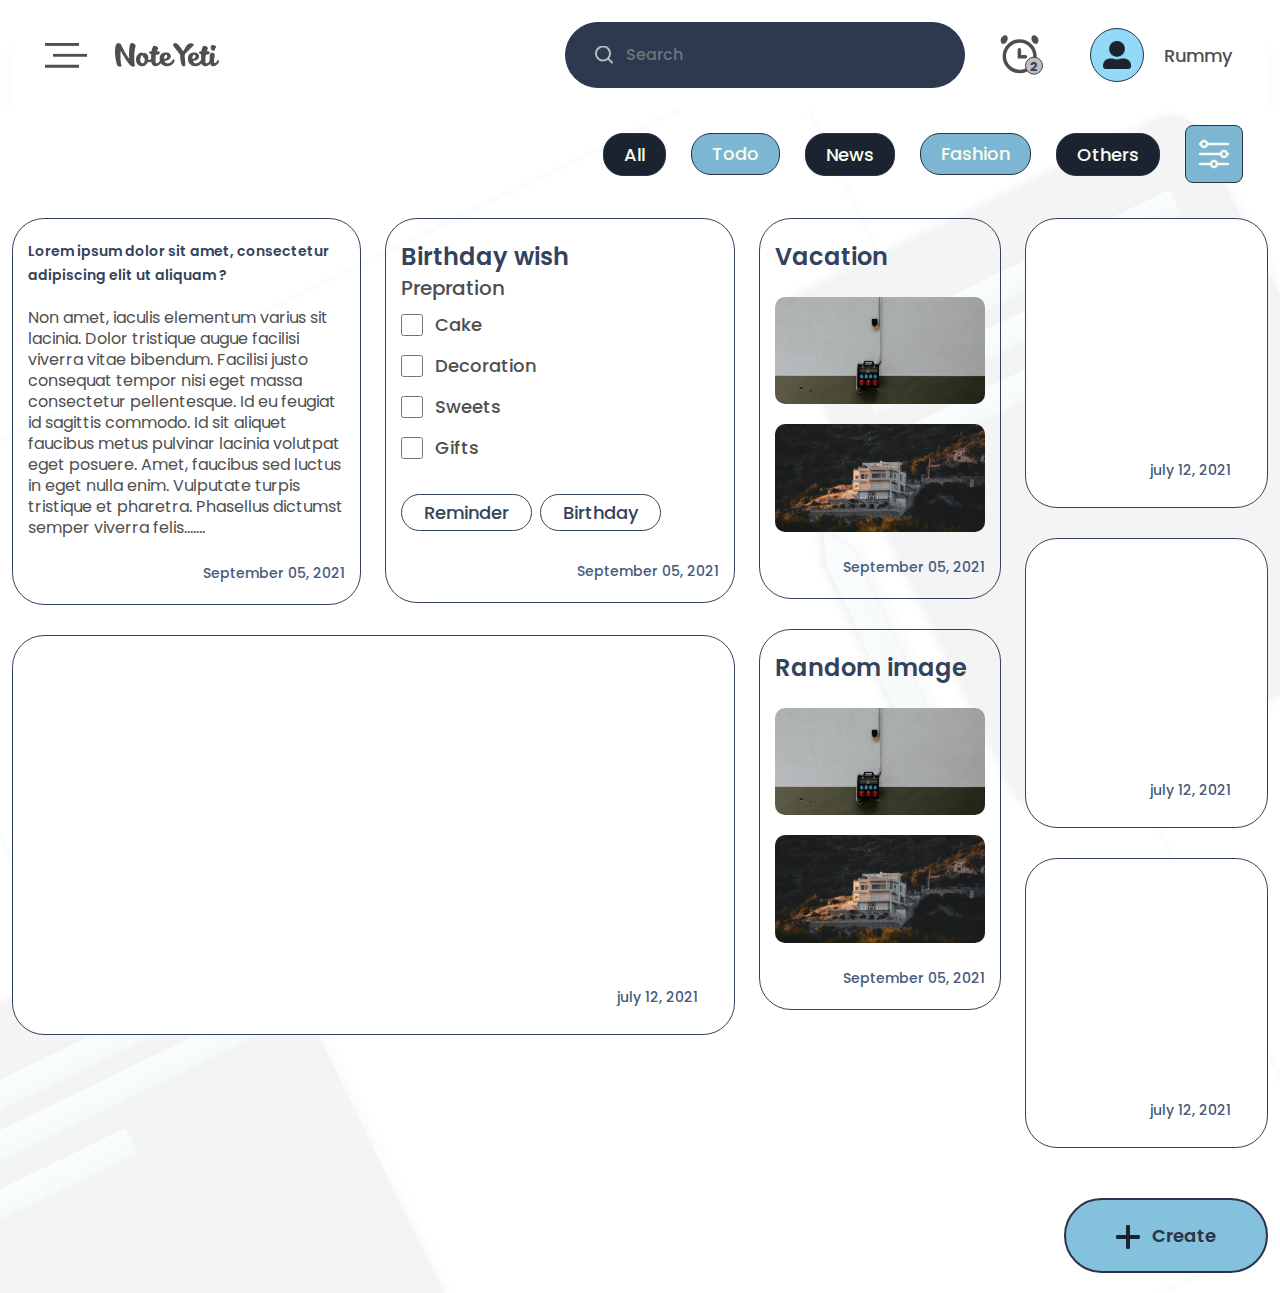
<file: home.html>
<!doctype html>
<html lang="en">

<head>
  <!-- Required Meta Tags Starts Here-->
  <meta charset="utf-8">
  <meta name="description" content="">
  <meta name="keywords" content="">
  <meta name="author" content="">
  <meta property="og:url" content="">
  <meta property="og:title" content="Note Yeti">
  <meta property="og:description" content="">
  <meta property="og:image" content="assets/images/og-image.png">
  <meta name="viewport" content="width=device-width, initial-scale=1">
  <!-- Required Meta Tags Ends Here-->

  <!-- CSS Style Link Starts Here -->
  <!-- Bootstrap CSS Link Starts Here-->
  <link rel="stylesheet" href="assets/css/vendor/bootstrap.min.css">
  <!-- Bootstrap CSS Link Ends Here-->

  <!-- Custom Template CSS Link Starts Here-->
  <link rel="stylesheet" href="assets/css/style.css">
  <!-- Custom Template CSS Link Ends Here-->
  <!-- CSS Style Link Ends Here -->

  <!-- Favicon Link Starts Here-->
  <link rel="icon" href="assets/images/favicon.png" sizes="16x16">
  <!-- Favicon Link Ends Here-->

  <!-- Website Title Starts Here -->
  <title>Note Yeti-Home Screen</title>
  <!-- Website Title Ends Here -->
</head>

<body>
  <!-- SideBar Starts Here -->
  <div class="sidebar-area" style="display:none" id="mySidebar">
    <div class="sidebar-area-item mb-0">
      <button onclick="w3_close()" class="btn close-btn">Close &times;</button>
    </div>
    <div class="sidebar-area-item">
      <a href="tags.html"><img src="assets/images/icon/01.png" alt="Icon" class="img-fluid"> <span>Manage tags</span></a>
    </div>
    <div class="sidebar-area-item">
      <a href="archives.html"><img src="assets/images/icon/02.png" alt="Icon" class="img-fluid"> <span>Archives</span></a>
    </div>
    <div class="sidebar-area-item">
      <a href="user.html"><img src="assets/images/icon/03.png" alt="Icon" class="img-fluid"> <span>Manage Profile</span></a>
    </div>
    <div class="sidebar-area-item">
      
      <a href="reset.html"><img src="assets/images/icon/04.png" alt="Icon" class="img-fluid"> <span>Change password</span></a>
    </div>
    <div class="sidebar-area-item">
      <a href="subscription.html"><img src="assets/images/icon/05.png" alt="Icon" class="img-fluid"> <span>Subscription</span></a>
    </div>
    <div class="sidebar-area-item">
      <a href="#"><img src="assets/images/icon/06.png" alt="Icon" class="img-fluid"><span>Logout</span></a>
    </div>
  </div>
  <!-- SideBar Ends Here -->

  <!-- Main Header Starts Here -->
  <header class="main-header" id="main-header">
    <div class="container-fluid">
      <nav>
        <div class="main-header-start">
          <div class="hamburger">
            <button class="btn hamburger-btn" onclick="w3_open()"><img src="assets/images/icon/mainhamburger.png" alt="Icon" class="img-fluid"></button>
          </div>
          <img src="assets/images/logo/small.png" alt="Logo" class="img-fluid"> 
        </div>
        <div class="main-header-end">
          <div class="search-field">
            <form action="#">
              <input type="search" placeholder="Search" class="form-control">
              <img src="assets/images/icon/search.svg" alt="icon" class="img-fluid">
            </form>
          </div>
          <div class="notification">
            <button type="button" class="btn">
              <img src="assets/images/icon/clock.svg" alt="Clock" class="img-fluid">
              <div class="notification-circle">
                <span>2</span>
              </div>
            </button>
          </div>
          <a class="nav-link avatar-area d-flex align-items-center justify-content-center" href="user.html">
            <div class="avatar">
              <img src="assets/images/icon/user.svg" alt="User" class="img-fluid">
            </div>
            <span>Rummy</span>
          </a>
        </div>
      </nav>
    </div>
  </header>
  <!-- Main Header Ends Here -->


  <!-- Home Screen Area Starts Here -->
  <section class="note-area home-screen mt-0" id="home-screen">
    <div class="container-fluid">
      <div class="row user-profile justify-content-center"
        style="background-image: url(assets/images/background/02.jpg);">
        <div class="col-lg-12">
          <div class="home-screen-top">
            <button type="button" class="btn dark-btn">All</button>
            <button type="button" class="btn info-btn">Todo</button>
            <button type="button" class="btn dark-btn">News</button>
            <button type="button" class="btn info-btn">Fashion</button>
            <button type="button" class="btn dark-btn">Others</button>
            <div class="dropdown">
              <button type="button" class="btn filter-bnt dropbtn" onclick="myFunction()" style="background-image: url(assets/images/icon/filter.svg);">
              </button>
              <div id="myDropdown" class="dropdown-content">
                <a href="#"><img src="assets/images/icon/updown.svg" alt="icon" class="img-fluid">Date created</a>
                <a href="#"><img src="assets/images/icon/updown.svg" alt="icon" class="img-fluid">Date modified</a>
              </div>
            </div>
          </div>
        </div>
        <div class="col-lg-12">
          <div class="row">
            <div class="col-lg-7">
              <div class="row">
                <div class="col-lg-6">
                  <div class="archives-wizerd">
                    <h6>Lorem ipsum dolor sit amet, consectetur adipiscing elit ut aliquam ?</h6>
                    <p class="archives-wizerd-text">Non amet, iaculis elementum varius sit lacinia. Dolor tristique
                      augue facilisi viverra vitae bibendum. Facilisi justo consequat tempor nisi eget massa consectetur
                      pellentesque. Id eu feugiat id sagittis commodo. Id sit aliquet faucibus metus pulvinar lacinia
                      volutpat eget posuere. Amet, faucibus sed luctus in eget nulla enim. Vulputate turpis tristique et
                      pharetra. Phasellus dictumst semper viverra felis....... </p>
                    <div class="d-flex justify-content-end">
                      <span class="date">September 05, 2021</span>
                    </div>
                  </div>
                </div>
                <div class="col-lg-6">
                  <div class="archives-wizerd">
                    <h6 class="archives-wizerd-title">Birthday wish</h6>
                    <span class="archives-wizerd-subtitle">Prepration</span>
                    <form action="#" class="selection-area archives-wizerd-selection">
                      <div class="selection-area-field">
                        <input type="checkbox" id="one">
                        <label for="one">Cake</label>
                      </div>
                      <div class="selection-area-field">
                        <input type="checkbox" id="two">
                        <label for="two">Decoration</label>
                      </div>
                      <div class="selection-area-field">
                        <input type="checkbox" id="three">
                        <label for="three">Sweets</label>
                      </div>
                      <div class="selection-area-field">
                        <input type="checkbox" id="four">
                        <label for="four">Gifts</label>
                      </div>
                      <div class="d-flex align-items-center selection-area-btns">
                        <button type="button" class="btn border-button me-2">Reminder</button>
                        <button type="button" class="btn border-button">Birthday</button>
                      </div>
                    </form>
                    <div class="d-flex justify-content-end">
                      <span class="date">September 05, 2021</span>
                    </div>
                  </div>
                </div>
                <div class="col-lg-12">
                  <div class="null-wizerd">
                    <div class="null-wizerd-date">
                      <span>july 12, 2021</span>
                    </div>
                  </div>
                </div>
              </div>
            </div>
            <div class="col-lg-5">
              <div class="row">
                <div class="col-lg-6">
                  <div class="archives-wizerd">
                    <h6 class="archives-wizerd-title">Vacation</h6>
                    <div class="archives-wizerd-images">
                      <img src="assets/images/card/01.png" alt="Card Image" class="img-fluid d-block">
                      <img src="assets/images/card/02.png" alt="Card Image" class="img-fluid d-block">
                    </div>
                    <div class="d-flex justify-content-end">
                      <span class="date">September 05, 2021</span>
                    </div>
                  </div>
                  <div class="archives-wizerd">
                    <h6 class="archives-wizerd-title">Random image</h6>
                    <div class="archives-wizerd-images">
                      <img src="assets/images/card/01.png" alt="Card Image" class="img-fluid d-block">
                      <img src="assets/images/card/02.png" alt="Card Image" class="img-fluid d-block">
                    </div>
                    <div class="d-flex justify-content-end">
                      <span class="date">September 05, 2021</span>
                    </div>
                  </div>
                </div>
                <div class="col-lg-6">
                  <div class="null-wizerd null-wizerd-sm">
                    <div class="null-wizerd-date">
                      <span>july 12, 2021</span>
                    </div>
                  </div>
                  <div class="null-wizerd null-wizerd-sm">
                    <div class="null-wizerd-date">
                      <span>july 12, 2021</span>
                    </div>
                  </div>
                  <div class="null-wizerd null-wizerd-sm">
                    <div class="null-wizerd-date">
                      <span>july 12, 2021</span>
                    </div>
                  </div>
                  <div class="d-flex justify-content-center justify-content-lg-end">
                    <a href="newnote.html" class="btn accent-btn-sm">
                      <svg width="24" height="24" viewBox="0 0 24 24" fill="none" xmlns="http://www.w3.org/2000/svg">
                        <path
                          d="M24 12C24 13.106 23.904 14 22.798 14H14V22.798C14 23.902 13.106 24 12 24C10.894 24 10 23.902 10 22.798V14H1.202C0.0979997 14 0 13.106 0 12C0 10.894 0.0979997 10 1.202 10H10V1.202C10 0.0959997 10.894 0 12 0C13.106 0 14 0.0959997 14 1.202V10H22.798C23.904 10 24 10.894 24 12Z"
                          fill="#1B2330"></path>
                      </svg>
                      Create</a>
                  </div>
                </div>
              </div>
            </div>
          </div>
        </div>
      </div>
    </div>
  </section>
  <!-- Home Screen Area Ends Here -->

  <!-- Script Link Starts Here -->
  <!-- jQuery Link Starts Here -->
  <script src="assets/script/vendor/jquery-3.5.1.min.js"></script>
  <!-- jQuery Link Ends Here -->

  <!-- Bootstrap JS Link Starts Here -->
  <script src="assets/script/vendor/bootstrap.bundle.min.js"></script>
  <!-- Bootstrap JS Link Ends Here -->

  <!--Custom Template Script Link Starts Here -->
  <script src="assets/script/script.js"></script>
  <!--Custom Template Script Link Ends Here -->
  <!-- Script Link Ends Here -->

</body>

</html>
</file>
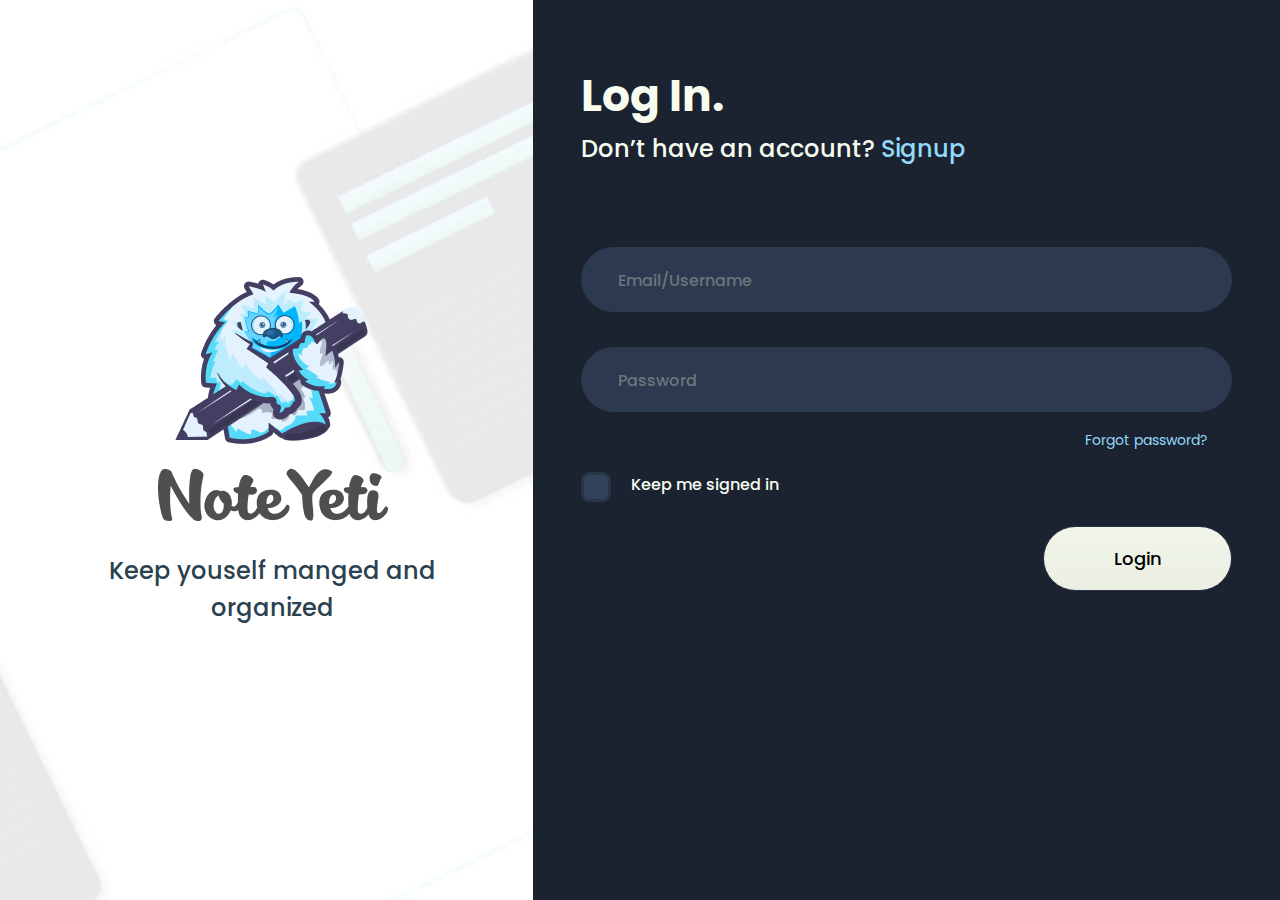
<file: login.html>
<!doctype html>
<html lang="en">

<head>
  <!-- Required Meta Tags Starts Here-->
  <meta charset="utf-8">
  <meta name="description" content="">
  <meta name="keywords" content="">
  <meta name="author" content="">
  <meta property="og:url" content="">
  <meta property="og:title" content="Note Yeti">
  <meta property="og:description" content="">
  <meta property="og:image" content="assets/images/og-image.png">
  <meta name="viewport" content="width=device-width, initial-scale=1">
  <!-- Required Meta Tags Ends Here-->

  <!-- CSS Style Link Starts Here -->
  <!-- Bootstrap CSS Link Starts Here-->
  <link rel="stylesheet" href="assets/css/vendor/bootstrap.min.css">
  <!-- Bootstrap CSS Link Ends Here-->

  <!-- Custom Template CSS Link Starts Here-->
  <link rel="stylesheet" href="assets/css/style.css">
  <!-- Custom Template CSS Link Ends Here-->
  <!-- CSS Style Link Ends Here -->

  <!-- Favicon Link Starts Here-->
  <link rel="icon" href="assets/images/favicon.png" sizes="16x16">
  <!-- Favicon Link Ends Here-->

  <!-- Website Title Starts Here -->
  <title>Note Yeti-Login</title>
  <!-- Website Title Ends Here -->
</head>

<body>
  <!-- Get Started Area Starts Here -->
  <section class="starting">
    <div class="container-fluid ms-0 me-0">
      <div class="row" style="height: 100vh;">
        <div class="col-lg-5 starting-bg pe-0 d-flex align-items-center justify-content-center py-4 py-lg-0"
          style="background-image: url(assets/images/background/01.jpg);">
          <div class="starting-left">
            <img src="assets/images/logo/logo.png" alt="Logo" class="img-fluid mx-auto d-block">
            <div class="starting-left-text">
              <h6 class="text-center lead text-secondary">Keep youself manged and</h6>
              <h6 class="text-center lead text-secondary mb-0">organized</h6>
            </div>
          </div>
        </div>
        <div class="col-lg-7 starting-right">
          <div class="starting-right-content">
            <h2 class="text-primary">Log In.</h2>
            <p class="text-primary sub-heading mb-0">Don’t have an account? <a href="index.html" class="text-info">Signup</a>
            </p>
            <div class="signup-form reg-info">
              <form>
                <div class="mb-35">
                  <input type="text" class="form-control custom-input" placeholder="Email/Username">
                </div>
                <div class="mb-3">
                  <input type="password" class="form-control custom-input" placeholder="Password">
                  <div class="mt-2 mt-lg-3 text-end me-4"><a href="forgot.html" class="form-text text-info">Forgot password?</a></div>
                </div>

                <div class="mb-4 form-check">
                  <div class="d-flex align-items-center">
                    <input type="checkbox" class="form-check-input custom-checkbox" id="check">
                    <label class="form-check-label text-primary fw-500" for="check"
                      style="max-width: 345px; line-height: 29px;">Keep me signed in</label>
                  </div>
                </div>
                <div class="d-flex justify-content-end">
                  <button type="submit" class="btn-submit">Login</button>
                </div>
              </form>
            </div>
          </div>
        </div>
      </div>
    </div>
  </section>
  <!-- Get Started Area Ends Here -->

  <!-- Script Link Starts Here -->
  <!-- jQuery Link Starts Here -->
  <script src="assets/script/vendor/jquery-3.5.1.min.js"></script>
  <!-- jQuery Link Ends Here -->

  <!-- Bootstrap JS Link Starts Here -->
  <script src="assets/script/vendor/bootstrap.bundle.min.js"></script>
  <!-- Bootstrap JS Link Ends Here -->

  <!--Custom Template Script Link Starts Here -->
  <script src="assets/script/script.js"></script>
  <!--Custom Template Script Link Ends Here -->
  <!-- Script Link Ends Here -->

</body>

</html>
</file>
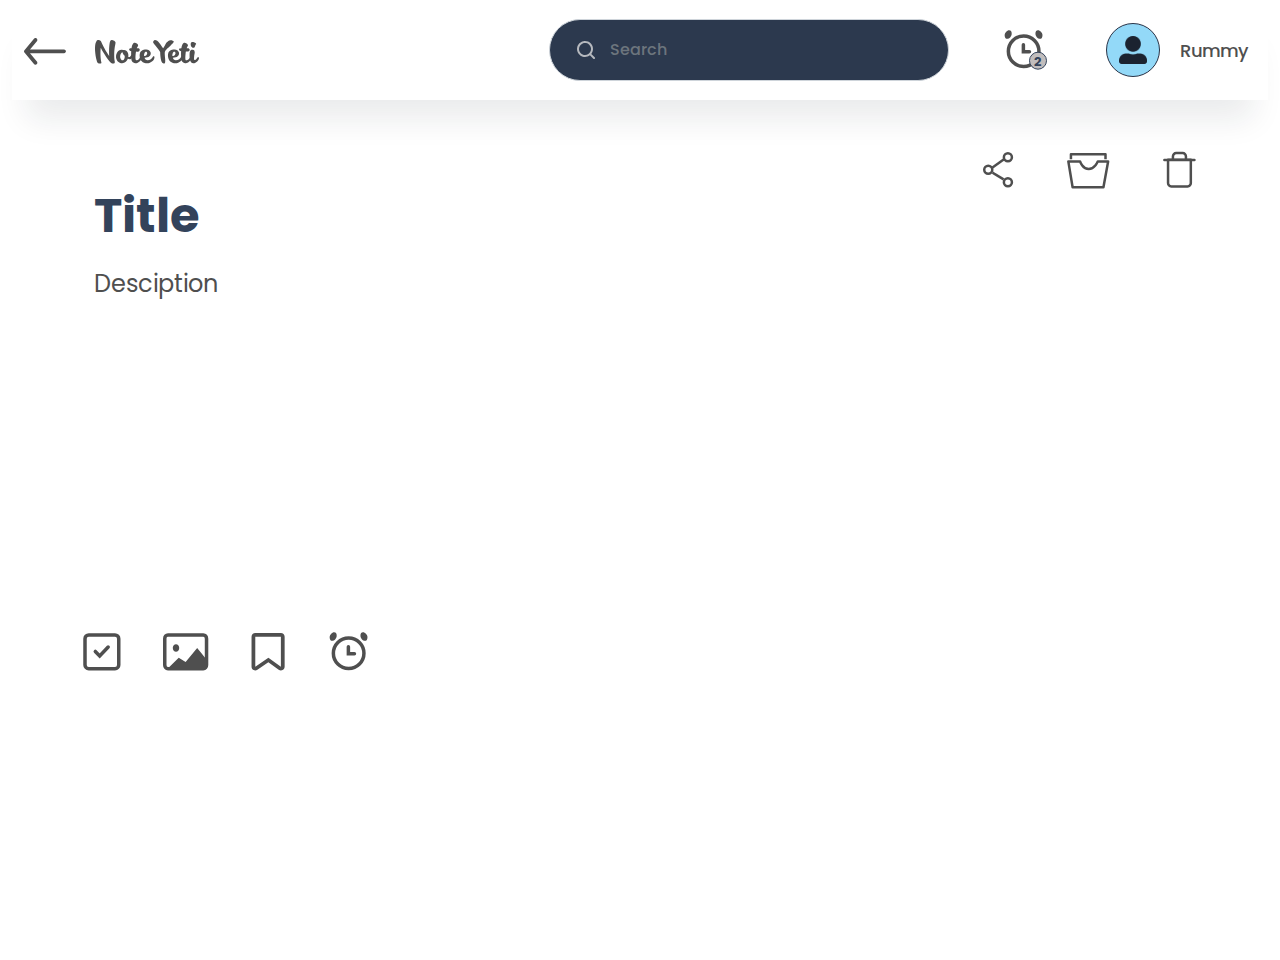
<file: newnote.html>
<!doctype html>
<html lang="en">

<head>
  <!-- Required Meta Tags Starts Here-->
  <meta charset="utf-8">
  <meta name="description" content="">
  <meta name="keywords" content="">
  <meta name="author" content="">
  <meta property="og:url" content="">
  <meta property="og:title" content="Note Yeti">
  <meta property="og:description" content="">
  <meta property="og:image" content="assets/images/og-image.png">
  <meta name="viewport" content="width=device-width, initial-scale=1">
  <!-- Required Meta Tags Ends Here-->

  <!-- CSS Style Link Starts Here -->
  <!-- Bootstrap CSS Link Starts Here-->
  <link rel="stylesheet" href="assets/css/vendor/bootstrap.min.css">
  <!-- Bootstrap CSS Link Ends Here-->

  <!-- Custom Template CSS Link Starts Here-->
  <link rel="stylesheet" href="assets/css/style.css">
  <!-- Custom Template CSS Link Ends Here-->
  <!-- CSS Style Link Ends Here -->

  <!-- Favicon Link Starts Here-->
  <link rel="icon" href="assets/images/favicon.png" sizes="16x16">
  <!-- Favicon Link Ends Here-->

  <!-- Website Title Starts Here -->
  <title>Note Yeti-New Note</title>
  <!-- Website Title Ends Here -->
</head>

<body>
  <!-- Header Starts Here -->
  <header>
    <div class="container-fluid second-header">
      <nav class="navbar navbar-expand-lg navbar-light">
        <div class="container-fluid">
          <a class="navbar-brand back-logo" href="newnote.html">
            <img src="assets/images/icon/back.svg" alt="Back Icon" class="img-fluid me-4">
            <img src="assets/images/icon/logo.svg" alt="Logo">
          </a>
          <button class="navbar-toggler" type="button" data-bs-toggle="collapse" data-bs-target="#navbarSupportedContent" aria-controls="navbarSupportedContent" aria-expanded="false" aria-label="Toggle navigation">
            <span class="navbar-toggler-icon"></span>
          </button>
          <div class="collapse navbar-collapse" id="navbarSupportedContent">
            <ul class="navbar-nav ms-auto mb-2 mb-lg-0 d-flex align-items-center">
              <li class="last-item nav-item">
                <div class="search-box">
                  <form action="#">
                    <input type="search" id="search" placeholder="Search" class="form-control">
                    <button class="btn"><img src="assets/images/icon/search.svg" alt="Search"></button>
                  </form>
                </div>
              </li>
              <li class="nav-item">
                 <div class="notification">
                   <button type="button" class="btn">
                     <img src="assets/images/icon/clock.svg" alt="Clock" class="img-fluid">
                     <div class="notification-circle">
                       <span>2</span>
                     </div>
                   </button>
                 </div>
              </li>
              <li class="nav-item">
                <a class="nav-link avatar-area d-flex align-items-center justify-content-center" href="user.html">
                  <div class="avatar">
                    <img src="assets/images/icon/user.svg" alt="User" class="img-fluid">
                  </div>
                  <span>Rummy</span>
                </a>
              </li>
            </ul>
          </div>
        </div>
      </nav>
    </div>
  </header>
  <!-- Header Ends Here -->

  <!-- Note Area Starts Here -->
  <section class="note-area">
    <div class="container">
      <div class="row">
        <div class="col-lg-12">
          <div class="note-area-heading">
            <div class="mt-0 mt-lg-4">
              <form action="#" class="title-text">
                <textarea placeholder="Title" class="form-control"></textarea>
              </form>
              <!-- <span class="sub-heading">Desciption</span> -->
            </div>
            <div class="note-area-right d-flex align-items-center mt-0">
              <button type="button" class="btn">
                <img src="assets/images/icon/share.svg" alt="Icon" class="img-fluid">
                <div class="tooltip-text">
                  <span>Share</span>
                </div>
              </button>
              <button type="button" class="btn">
                <img src="assets/images/icon/file.svg" alt="Icon" class="img-fluid">
                <div class="tooltip-text">
                  <span>Archive</span>
                </div>
              </button>
              <button type="button" class="btn">
                <img src="assets/images/icon/trash.svg" alt="Icon" class="img-fluid">
                <div class="tooltip-text">
                  <span>Delete</span>
                </div>
              </button>
            </div>
          </div>
        </div>
      </div>
      <div class="row note-area-content">
        <div class="col-lg-12">
          <form action="#" class="desciption-text">
            <textarea placeholder="Desciption" class="form-control"></textarea>
          </form>
        </div>
      </div>
      <div class="row">
        <div class="col-lg-12">
          <div class="note-area-footer d-flex align-items-center">
            <button type="button" class="btn"><img src="assets/images/icon/tick.svg" alt="Icon" class="img-fluid"></button>
            <button type="button" class="btn"><img src="assets/images/icon/image.svg" alt="Icon" class="img-fluid"></button>
            <button type="button" class="btn"><img src="assets/images/icon/save.svg" alt="Icon" class="img-fluid"></button>
            <button type="button" class="btn"><img src="assets/images/icon/clock.svg" alt="Icon" class="img-fluid"></button>
          </div>
        </div>
      </div>
    </div>
  </section>
  <!-- Note Area Ends Here -->

  <!-- Script Link Starts Here -->
  <!-- jQuery Link Starts Here -->
  <script src="assets/script/vendor/jquery-3.5.1.min.js"></script>
  <!-- jQuery Link Ends Here -->

  <!-- Bootstrap JS Link Starts Here -->
  <script src="assets/script/vendor/bootstrap.bundle.min.js"></script>
  <!-- Bootstrap JS Link Ends Here -->

  <!--Custom Template Script Link Starts Here -->
  <script src="assets/script/script.js"></script>
  <!--Custom Template Script Link Ends Here -->
  <!-- Script Link Ends Here -->

</body>

</html>
</file>
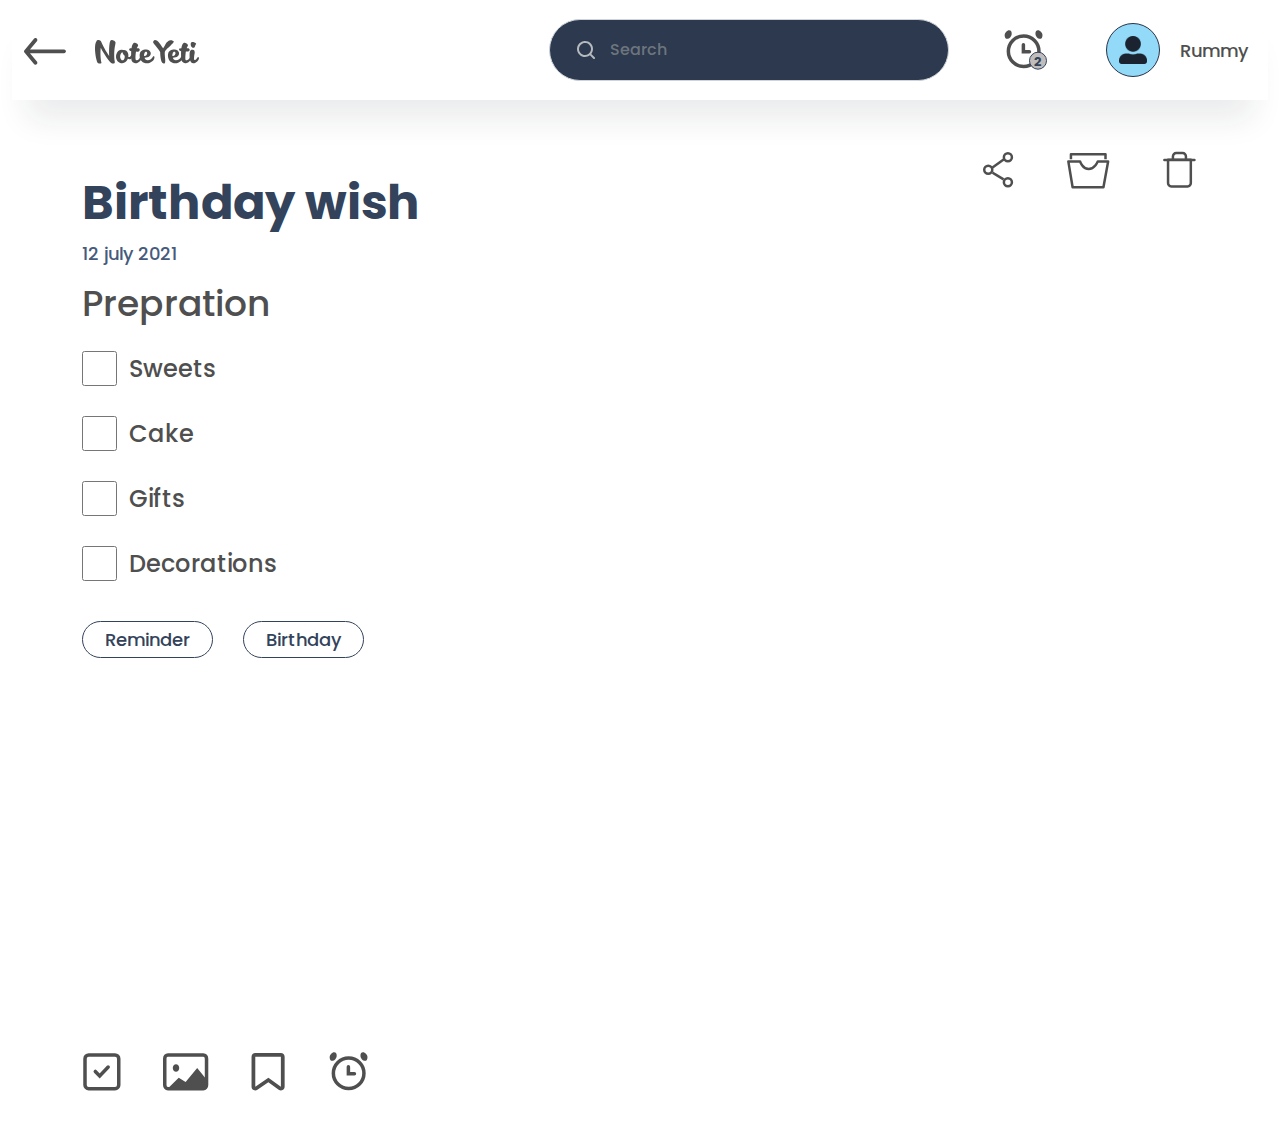
<file: notescreen.html>
<!doctype html>
<html lang="en">

<head>
  <!-- Required Meta Tags Starts Here-->
  <meta charset="utf-8">
  <meta name="description" content="">
  <meta name="keywords" content="">
  <meta name="author" content="">
  <meta property="og:url" content="">
  <meta property="og:title" content="Note Yeti">
  <meta property="og:description" content="">
  <meta property="og:image" content="assets/images/og-image.png">
  <meta name="viewport" content="width=device-width, initial-scale=1">
  <!-- Required Meta Tags Ends Here-->

  <!-- CSS Style Link Starts Here -->
  <!-- Bootstrap CSS Link Starts Here-->
  <link rel="stylesheet" href="assets/css/vendor/bootstrap.min.css">
  <!-- Bootstrap CSS Link Ends Here-->

  <!-- Custom Template CSS Link Starts Here-->
  <link rel="stylesheet" href="assets/css/style.css">
  <!-- Custom Template CSS Link Ends Here-->
  <!-- CSS Style Link Ends Here -->

  <!-- Favicon Link Starts Here-->
  <link rel="icon" href="assets/images/favicon.png" sizes="16x16">
  <!-- Favicon Link Ends Here-->

  <!-- Website Title Starts Here -->
  <title>Note Yeti-Main Note Screen</title>
  <!-- Website Title Ends Here -->
</head>

<body>
  <!-- Header Starts Here -->
  <header>
    <div class="container-fluid second-header">
      <nav class="navbar navbar-expand-lg navbar-light">
        <div class="container-fluid">
          <a class="navbar-brand back-logo" href="newnote.html">
            <img src="assets/images/icon/back.svg" alt="Back Icon" class="img-fluid me-4">
            <img src="assets/images/icon/logo.svg" alt="Logo">
          </a>
          <button class="navbar-toggler" type="button" data-bs-toggle="collapse" data-bs-target="#navbarSupportedContent" aria-controls="navbarSupportedContent" aria-expanded="false" aria-label="Toggle navigation">
            <span class="navbar-toggler-icon"></span>
          </button>
          <div class="collapse navbar-collapse" id="navbarSupportedContent">
            <ul class="navbar-nav ms-auto mb-2 mb-lg-0 d-flex align-items-center">
              <li class="last-item nav-item">
                <div class="search-box">
                  <form action="#">
                    <input type="search" id="search" placeholder="Search" class="form-control">
                    <button class="btn"><img src="assets/images/icon/search.svg" alt="Search"></button>
                  </form>
                </div>
              </li>
              <li class="nav-item">
                 <div class="notification">
                   <button type="button" class="btn">
                     <img src="assets/images/icon/clock.svg" alt="Clock" class="img-fluid">
                     <div class="notification-circle">
                       <span>2</span>
                     </div>
                   </button>
                 </div>
              </li>
              <li class="nav-item">
                <a class="nav-link avatar-area d-flex align-items-center justify-content-center" href="user.html">
                  <div class="avatar">
                    <img src="assets/images/icon/user.svg" alt="User" class="img-fluid">
                  </div>
                  <span>Rummy</span>
                </a>
              </li>
            </ul>
          </div>
        </div>
      </nav>
    </div>
  </header>
  <!-- Header Ends Here -->

  <!-- Note Area Starts Here -->
  <section class="note-area">
    <div class="container">
      <div class="row h-100">
        <div class="col-lg-12">
          <div class="note-area-heading">
            <div class="mt-4">
              <h3>Birthday wish</h3>
              <span style="font-weight: 500; font-size: 18px; color: #465A7C;">12 july 2021</span>
              <span class="main-lead d-block">Prepration</span>
              <form action="#" class="selection-area">
                <div class="selection-area-field">
                  <input type="checkbox" id="one">
                  <label for="one">Sweets</label>
                </div>
                <div class="selection-area-field">
                  <input type="checkbox" id="two">
                  <label for="two">Cake</label>
                </div>
                <div class="selection-area-field">
                  <input type="checkbox" id="three">
                  <label for="three">Gifts</label>
                </div>
                <div class="selection-area-field">
                  <input type="checkbox" id="four">
                  <label for="four">Decorations</label>
                </div>
                <div class="d-flex align-items-center selection-area-btns">
                  <button type="button" class="btn border-button">Reminder</button>
                  <button type="button" class="btn border-button">Birthday</button>
                </div>
              </form>
            </div>
            <div class="note-area-right d-flex align-items-center mt-4 mt-md-0 mt-lg-0">
              <button type="button" class="btn">
                <img src="assets/images/icon/share.svg" alt="Icon" class="img-fluid">
                <div class="tooltip-text">
                  <span>Share</span>
                </div>
              </button>
              <button type="button" class="btn">
                <img src="assets/images/icon/file.svg" alt="Icon" class="img-fluid">
                <div class="tooltip-text">
                  <span>Archive</span>
                </div>
              </button>
              <button type="button" class="btn">
                <img src="assets/images/icon/trash.svg" alt="Icon" class="img-fluid">
                <div class="tooltip-text">
                  <span>Delete</span>
                </div>
              </button>
            </div>
          </div>
        </div>
      </div>
      <div class="row">
        <div class="col-lg-12">
          <div class="note-area-footer d-flex align-items-center">
            <button type="button" class="btn"><img src="assets/images/icon/tick.svg" alt="Icon" class="img-fluid"></button>
            <button type="button" class="btn"><img src="assets/images/icon/image.svg" alt="Icon" class="img-fluid"></button>
            <button type="button" class="btn"><img src="assets/images/icon/save.svg" alt="Icon" class="img-fluid"></button>
            <button type="button" class="btn"><img src="assets/images/icon/clock.svg" alt="Icon" class="img-fluid"></button>
          </div>
        </div>
      </div>
    </div>
  </section>
  <!-- Note Area Ends Here -->

  <!-- Script Link Starts Here -->
  <!-- jQuery Link Starts Here -->
  <script src="assets/script/vendor/jquery-3.5.1.min.js"></script>
  <!-- jQuery Link Ends Here -->

  <!-- Bootstrap JS Link Starts Here -->
  <script src="assets/script/vendor/bootstrap.bundle.min.js"></script>
  <!-- Bootstrap JS Link Ends Here -->

  <!--Custom Template Script Link Starts Here -->
  <script src="assets/script/script.js"></script>
  <!--Custom Template Script Link Ends Here -->
  <!-- Script Link Ends Here -->

</body>

</html>
</file>
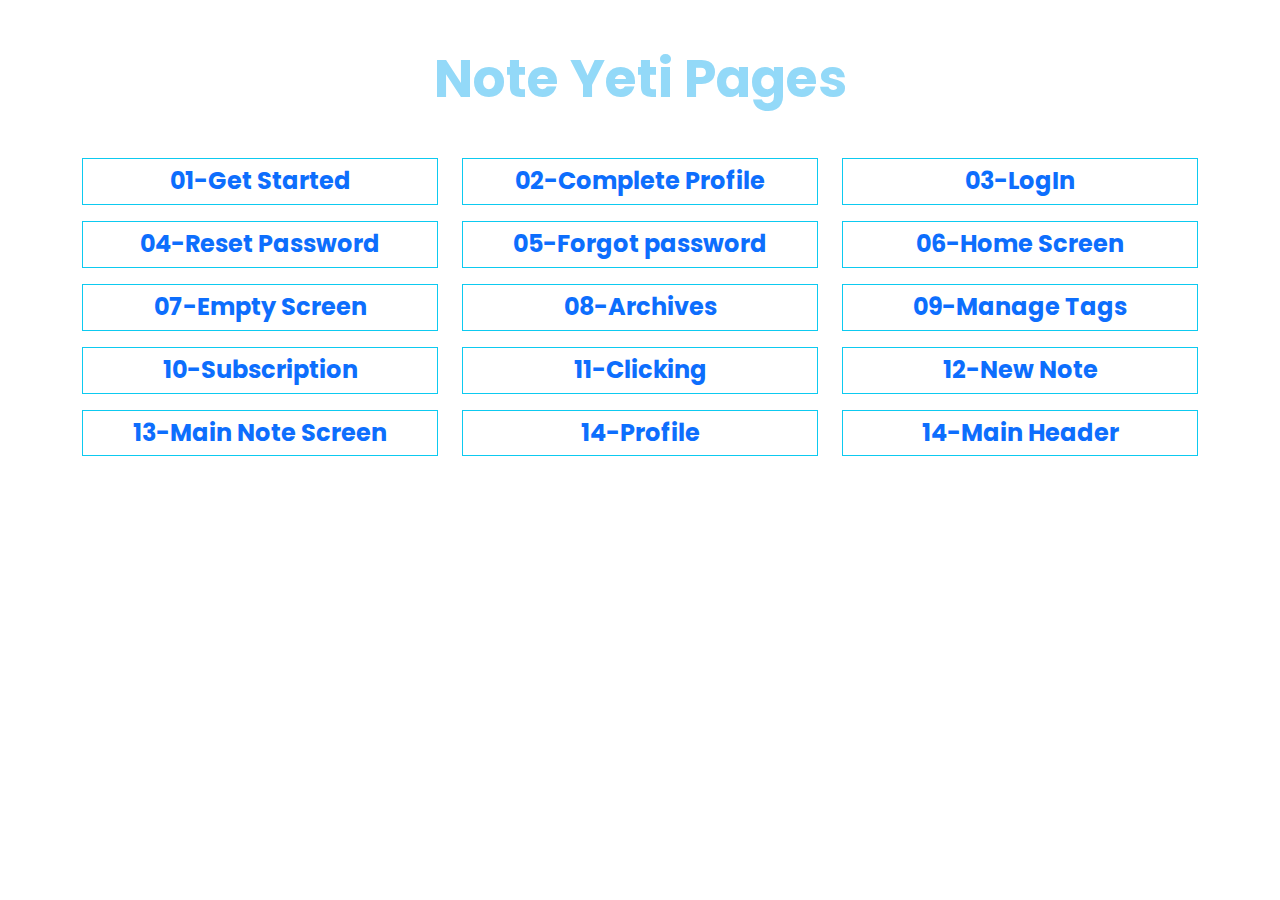
<file: pages.html>
<!doctype html>
<html lang="en">

<head>
  <!-- Required Meta Tags Starts Here-->
  <meta charset="utf-8">
  <meta name="description" content="">
  <meta name="keywords" content="">
  <meta name="author" content="">
  <meta property="og:url" content="">
  <meta property="og:title" content="Note Yeti">
  <meta property="og:description" content="">
  <meta property="og:image" content="assets/images/og-image.png">
  <meta name="viewport" content="width=device-width, initial-scale=1">
  <!-- Required Meta Tags Ends Here-->

  <!-- CSS Style Link Starts Here -->
  <!-- Bootstrap CSS Link Starts Here-->
  <link rel="stylesheet" href="assets/css/vendor/bootstrap.min.css">
  <!-- Bootstrap CSS Link Ends Here-->

  <!-- Custom Template CSS Link Starts Here-->
  <link rel="stylesheet" href="assets/css/style.css">
  <!-- Custom Template CSS Link Ends Here-->
  <!-- CSS Style Link Ends Here -->

  <!-- Favicon Link Starts Here-->
  <link rel="icon" href="assets/images/favicon.png" sizes="16x16">
  <!-- Favicon Link Ends Here-->

  <!-- Website Title Starts Here -->
  <title>Note Yeti-Pages</title>
  <!-- Website Title Ends Here -->
</head>
<style>
.pages-link h4{
  font-size: 24px !important;
}
</style>
<body>

  <!-- Pages Link Starts Here -->
  <section class="py-5 pages-link">
    <h1 class="text-center text-info">Note Yeti Pages</h1>
    <div class="container">
      <div class="row mt-5">
        <div class="col-lg-4 mb-3">
          <h4 class="py-2 m-0 border border-info text-center"><a href="index.html">01-Get Started</a></h4>
        </div>
        <div class="col-lg-4 mb-3">
          <h4 class="py-2 m-0 border border-info text-center"><a href="detail.html">02-Complete Profile</a></h4>
        </div>
        <div class="col-lg-4 mb-3">
          <h4 class="py-2 m-0 border border-info text-center"><a href="login.html">03-LogIn</a></h4>
        </div>
        <div class="col-lg-4 mb-3">
          <h4 class="py-2 m-0 border border-info text-center"><a href="reset.html">04-Reset Password</a></h4>
        </div>
        <div class="col-lg-4 mb-3">
          <h4 class="py-2 m-0 border border-info text-center"><a href="forgot.html">05-Forgot password</a></h4>
        </div>
        <div class="col-lg-4 mb-3">
          <h4 class="py-2 m-0 border border-info text-center"><a href="home.html">06-Home Screen</a></h4>
        </div>
        <div class="col-lg-4 mb-3">
          <h4 class="py-2 m-0 border border-info text-center"><a href="empty.html">07-Empty Screen</a></h4>
        </div>
        <div class="col-lg-4 mb-3">
          <h4 class="py-2 m-0 border border-info text-center"><a href="archives.html">08-Archives</a></h4>
        </div>
        <div class="col-lg-4 mb-3">
          <h4 class="py-2 m-0 border border-info text-center"><a href="tags.html">09-Manage Tags</a></h4>
        </div>
        <div class="col-lg-4 mb-3">
          <h4 class="py-2 m-0 border border-info text-center"><a href="subscription.html">10-Subscription</a></h4>
        </div>
        <div class="col-lg-4 mb-3">
          <h4 class="py-2 m-0 border border-info text-center"><a href="clicking.html">11-Clicking</a></h4>
        </div>
        <div class="col-lg-4 mb-3">
          <h4 class="py-2 m-0 border border-info text-center"><a href="newnote.html">12-New Note</a></h4>
        </div>
        <div class="col-lg-4">
          <h4 class="py-2 m-0 border border-info text-center"><a href="notescreen.html">13-Main Note Screen</a></h4>
        </div>
        <div class="col-lg-4">
          <h4 class="py-2 m-0 border border-info text-center"><a href="user.html">14-Profile</a></h4>
        </div>
        <div class="col-lg-4">
          <h4 class="py-2 m-0 border border-info text-center"><a href="header.html">14-Main Header</a></h4>
        </div>
      </div>
    </div>
  </section>
  <!-- Pages Link Ends Here -->

  <!-- Script Link Starts Here -->
  <!-- jQuery Link Starts Here -->
  <script src="assets/script/vendor/jquery-3.5.1.min.js"></script>
  <!-- jQuery Link Ends Here -->

  <!-- Bootstrap JS Link Starts Here -->
  <script src="assets/script/vendor/bootstrap.bundle.min.js"></script>
  <!-- Bootstrap JS Link Ends Here -->

  <!--Custom Template Script Link Starts Here -->
  <script src="assets/script/script.js"></script>
  <!--Custom Template Script Link Ends Here -->
  <!-- Script Link Ends Here -->

</body>

</html>
</file>
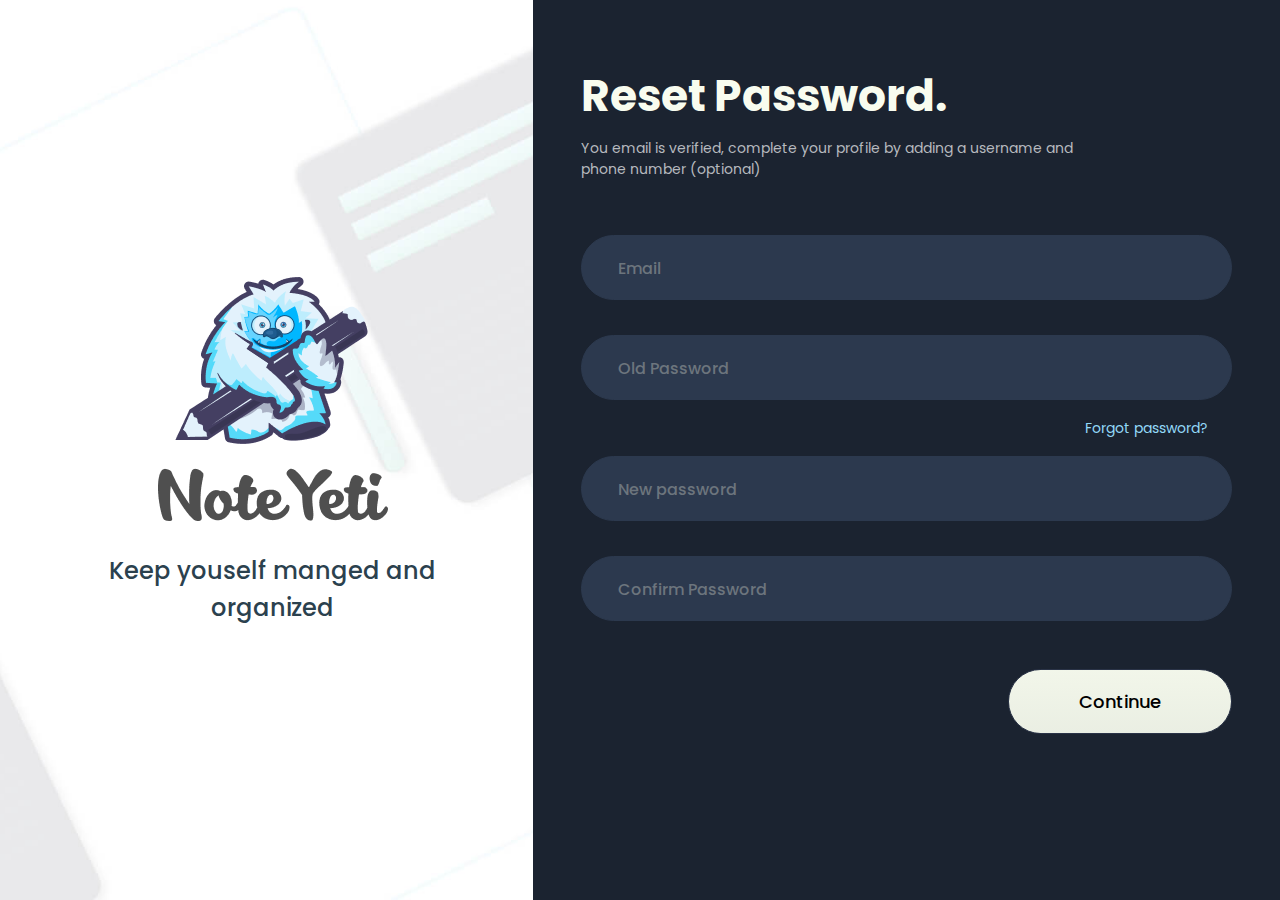
<file: reset.html>
<!doctype html>
<html lang="en">

<head>
  <!-- Required Meta Tags Starts Here-->
  <meta charset="utf-8">
  <meta name="description" content="">
  <meta name="keywords" content="">
  <meta name="author" content="">
  <meta property="og:url" content="">
  <meta property="og:title" content="Note Yeti">
  <meta property="og:description" content="">
  <meta property="og:image" content="assets/images/og-image.png">
  <meta name="viewport" content="width=device-width, initial-scale=1">
  <!-- Required Meta Tags Ends Here-->

  <!-- CSS Style Link Starts Here -->
  <!-- Bootstrap CSS Link Starts Here-->
  <link rel="stylesheet" href="assets/css/vendor/bootstrap.min.css">
  <!-- Bootstrap CSS Link Ends Here-->

  <!-- Custom Template CSS Link Starts Here-->
  <link rel="stylesheet" href="assets/css/style.css">
  <!-- Custom Template CSS Link Ends Here-->
  <!-- CSS Style Link Ends Here -->

  <!-- Favicon Link Starts Here-->
  <link rel="icon" href="assets/images/favicon.png" sizes="16x16">
  <!-- Favicon Link Ends Here-->

  <!-- Website Title Starts Here -->
  <title>Note Yeti-Reset Password</title>
  <!-- Website Title Ends Here -->
</head>

<body>
  <!-- Get Started Area Starts Here -->
  <section class="starting">
    <div class="container-fluid ms-0 me-0">
      <div class="row" style="height: 100vh;">
        <div class="col-lg-5 starting-bg pe-0 d-flex align-items-center justify-content-center py-4 py-lg-0"
          style="background-image: url(assets/images/background/01.jpg);">
          <div class="starting-left">
            <img src="assets/images/logo/logo.png" alt="Logo" class="img-fluid mx-auto d-block">
            <div class="starting-left-text">
              <h6 class="text-center lead text-secondary">Keep youself manged and</h6>
              <h6 class="text-center lead text-secondary mb-0">organized</h6>
            </div>
          </div>
        </div>
        <div class="col-lg-7 starting-right sub-pages">
          <div class="starting-right-content">
            <h2 class="text-primary">Reset Password.</h2>
            <p class="normal-heading">
              You email is verified, complete your profile by adding a username and phone number (optional)
            </p>
            <div class="signup-form">
              <form>
                <div class="mb-35">
                  <input type="email" class="form-control custom-input" placeholder="Email">
                </div>
                <div class="mb-3">
                  <input type="password" class="form-control custom-input" placeholder="Old Password">
                  <div class="mt-2 mt-lg-3 text-end me-4"><a href="forgot.html" class="form-text text-info">Forgot password?</a></div>
                </div>
                <div class="mb-35">
                  <input type="password" class="form-control custom-input" placeholder="New password">
                </div>
                <div class="mb-35">
                  <input type="password" class="form-control custom-input" placeholder="Confirm Password">
                </div>
                <div class="d-flex justify-content-end mt-5 submit-area">
                  <button type="submit" class="btn-submit">Continue</button>
                </div>
              </form>
            </div>
          </div>
        </div>
      </div>
    </div>
  </section>
  <!-- Get Started Area Ends Here -->

  <!-- Script Link Starts Here -->
  <!-- jQuery Link Starts Here -->
  <script src="assets/script/vendor/jquery-3.5.1.min.js"></script>
  <!-- jQuery Link Ends Here -->

  <!-- Bootstrap JS Link Starts Here -->
  <script src="assets/script/vendor/bootstrap.bundle.min.js"></script>
  <!-- Bootstrap JS Link Ends Here -->

  <!--Custom Template Script Link Starts Here -->
  <script src="assets/script/script.js"></script>
  <!--Custom Template Script Link Ends Here -->
  <!-- Script Link Ends Here -->

</body>

</html>
</file>
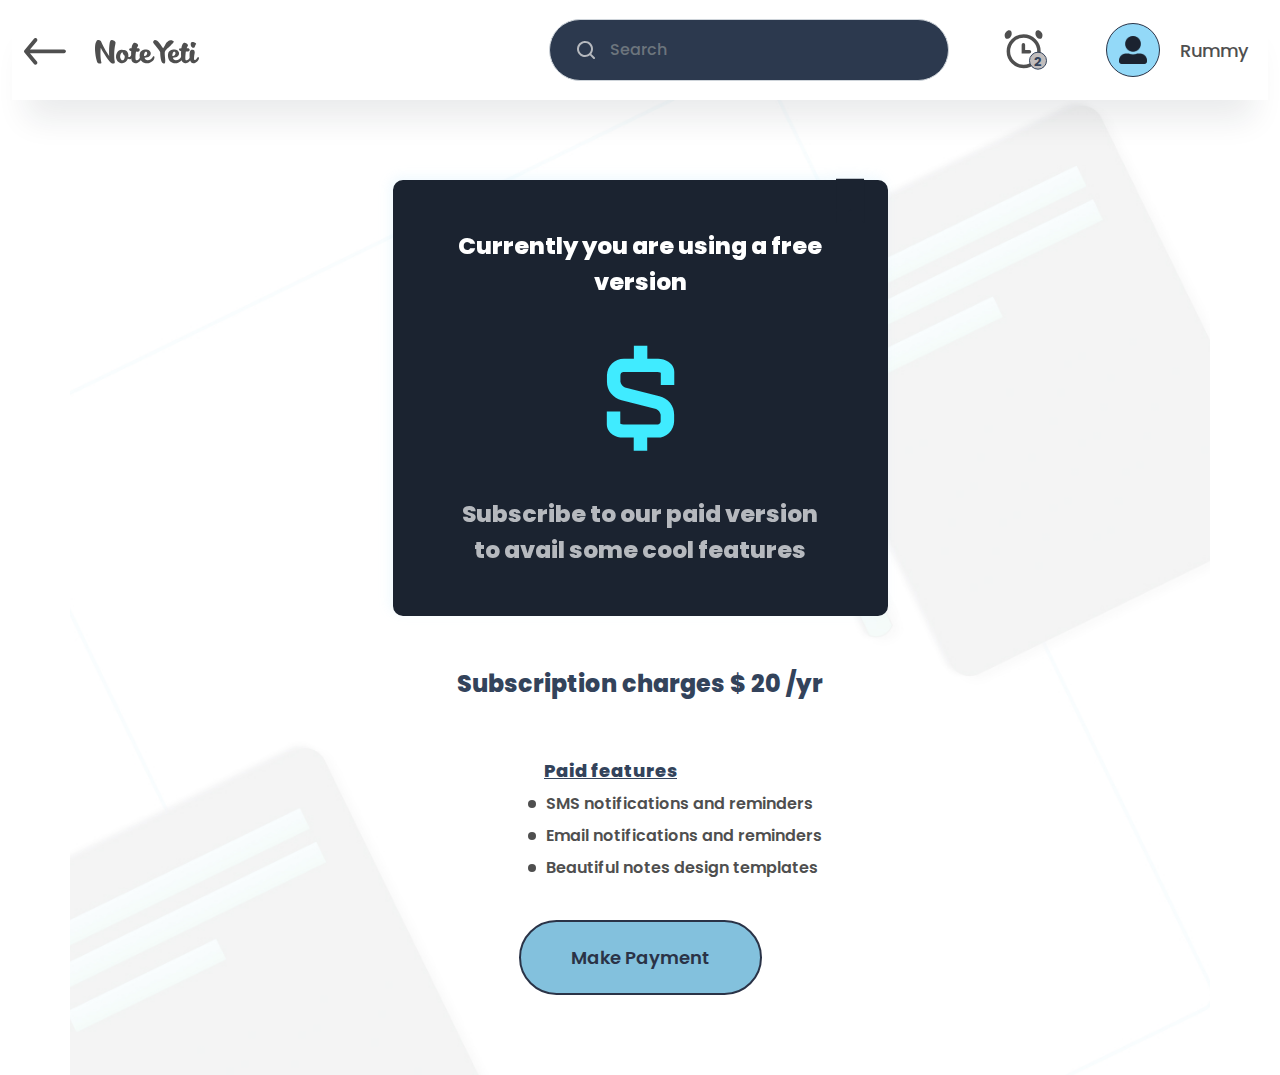
<file: subscription.html>
<!doctype html>
<html lang="en">

<head>
  <!-- Required Meta Tags Starts Here-->
  <meta charset="utf-8">
  <meta name="description" content="">
  <meta name="keywords" content="">
  <meta name="author" content="">
  <meta property="og:url" content="">
  <meta property="og:title" content="Note Yeti">
  <meta property="og:description" content="">
  <meta property="og:image" content="assets/images/og-image.png">
  <meta name="viewport" content="width=device-width, initial-scale=1">
  <!-- Required Meta Tags Ends Here-->

  <!-- CSS Style Link Starts Here -->
  <!-- Bootstrap CSS Link Starts Here-->
  <link rel="stylesheet" href="assets/css/vendor/bootstrap.min.css">
  <!-- Bootstrap CSS Link Ends Here-->

  <!-- Custom Template CSS Link Starts Here-->
  <link rel="stylesheet" href="assets/css/style.css">
  <!-- Custom Template CSS Link Ends Here-->
  <!-- CSS Style Link Ends Here -->

  <!-- Favicon Link Starts Here-->
  <link rel="icon" href="assets/images/favicon.png" sizes="16x16">
  <!-- Favicon Link Ends Here-->

  <!-- Website Title Starts Here -->
  <title>Note Yeti-Subscription</title>
  <!-- Website Title Ends Here -->
</head>

<body>
  <!-- Header Starts Here -->
  <header>
    <div class="container-fluid second-header">
      <nav class="navbar navbar-expand-lg navbar-light">
        <div class="container-fluid">
          <a class="navbar-brand back-logo" href="newnote.html">
            <img src="assets/images/icon/back.svg" alt="Back Icon" class="img-fluid me-4">
            <img src="assets/images/icon/logo.svg" alt="Logo">
          </a>
          <button class="navbar-toggler" type="button" data-bs-toggle="collapse"
            data-bs-target="#navbarSupportedContent" aria-controls="navbarSupportedContent" aria-expanded="false"
            aria-label="Toggle navigation">
            <span class="navbar-toggler-icon"></span>
          </button>
          <div class="collapse navbar-collapse" id="navbarSupportedContent">
            <ul class="navbar-nav ms-auto mb-2 mb-lg-0 d-flex align-items-center">
              <li class="last-item nav-item">
                <div class="search-box">
                  <form action="#">
                    <input type="search" id="search" placeholder="Search" class="form-control">
                    <button class="btn"><img src="assets/images/icon/search.svg" alt="Search"></button>
                  </form>
                </div>
              </li>
              <li class="nav-item">
                <div class="notification">
                  <button type="button" class="btn">
                    <img src="assets/images/icon/clock.svg" alt="Clock" class="img-fluid">
                    <div class="notification-circle">
                      <span>2</span>
                    </div>
                  </button>
                </div>
              </li>
              <li class="nav-item">
                <a class="nav-link avatar-area d-flex align-items-center justify-content-center" href="user.html">
                  <div class="avatar">
                    <img src="assets/images/icon/user.svg" alt="User" class="img-fluid">
                  </div>
                  <span>Rummy</span>
                </a>
              </li>
            </ul>
          </div>
        </div>
      </nav>
    </div>
  </header>
  <!-- Header Ends Here -->

  <!-- Subscription Area Starts Here -->

  <section class="note-area mt-0 subscription-area">
    <div class="container">
      <div class="row user-profile justify-content-center" style="background-image: url(assets/images/background/02.jpg);">
        <div class="col-lg-6">
          <div class="subscription-area-row">
            <div class="subscription-wizerd">
              <img src="assets/images/icon/badge.svg" alt="Icon" class="img-fluid subscription-wizerd-badge">
              <h6>Currently you are using a free version</h6>
              <svg width="69" height="106" viewBox="0 0 69 106" fill="current-color" xmlns="http://www.w3.org/2000/svg">
                <g style="mix-blend-mode:color-dodge">
                  <path
                    d="M27.8735 0.672363V13.7876H17.7775C13.385 13.7788 9.16377 15.4899 6.01829 18.5543C2.87281 21.6187 1.05331 25.7926 0.949676 30.1816V36.7392C0.938893 41.0272 2.38483 45.1918 5.05079 48.5513C7.71675 51.9108 11.4448 54.2663 15.6247 55.2321L50.0868 63.8884C51.2537 64.4186 52.2774 65.219 53.0731 66.2234C53.8688 67.2278 54.4136 68.4072 54.6624 69.6639V76.2215C54.6612 76.659 54.5726 77.0918 54.402 77.4946C54.2313 77.8975 53.9819 78.2622 53.6685 78.5676C53.3551 78.8729 52.9838 79.1127 52.5765 79.2728C52.1692 79.433 51.7341 79.5103 51.2965 79.5003H17.6374C16.4702 79.4967 15.3191 79.2275 14.2715 78.7131V66.38H0.816406V79.4952C0.861607 81.561 1.42832 83.5818 2.46392 85.3702C3.49951 87.1585 4.97042 88.6562 6.74007 89.7244C10.0061 91.7445 13.7991 92.7491 17.6374 92.6105H27.7334V105.726H41.1954V92.6105H51.2965C55.7025 92.6647 59.9498 90.9685 63.1051 87.8944C66.2605 84.8204 68.0658 80.6201 68.1243 76.2164V69.6639C68.1352 65.3762 66.6895 61.2118 64.0239 57.8523C61.3583 54.4928 57.6306 52.1372 53.451 51.1711L18.9889 42.5113C17.8225 41.9815 16.799 41.1816 16.0034 40.1778C15.2077 39.1741 14.6626 37.9954 14.4133 36.7392V30.1816C14.4146 29.7442 14.5031 29.3114 14.6738 28.9085C14.8444 28.5057 15.0938 28.1409 15.4072 27.8356C15.7207 27.5303 16.0919 27.2905 16.4992 27.1303C16.9065 26.9702 17.3417 26.8928 17.7792 26.9028H51.4383C52.6032 26.9253 53.7503 27.1936 54.8042 27.6901V40.018H68.2662V26.9028C68.2209 24.8371 67.6542 22.8162 66.6186 21.0279C65.583 19.2396 64.1121 17.7418 62.3425 16.6736C59.0745 14.6522 55.279 13.6476 51.4383 13.7876H41.3355V0.672363H27.8735Z"
                    fill="#1B2330" />
                </g>
              </svg>
              <h6 style="color: #B6B9BE;">Subscribe to our paid version to avail some cool features</h6>
            </div>
            <h5>Subscription charges $ 20 /yr</h5>
          <div class="paid-features-area">
            <h6 class="small-heading">Paid features</h6>
            <div class="d-flex paid-features">
              <span class="circle-icon"></span>
              <p>SMS notifications and reminders</p>
            </div>
            <div class="d-flex paid-features my-2">
              <span class="circle-icon"></span>
              <p>Email notifications and reminders</p>
            </div>
            <div class="d-flex paid-features">
              <span class="circle-icon"></span>
              <p>Beautiful notes design templates</p>
            </div>
          </div>
          <div class="d-flex justify-content-center">
            <a href="#" class="btn accent-btn-sm">Make Payment</a>
          </div>
          </div>
        </div>
      </div>
    </div>
  </section>


  <!-- <section class="subscription-area">
    <div class="container">
      <div class="row subscription-area-row justify-content-center"
        style="background-image: url(assets/images/background/02.jpg);">
        
      </div>
    </div>
  </section> -->
  <!-- Subscription Area Ends Here -->

  <!-- Script Link Starts Here -->
  <!-- jQuery Link Starts Here -->
  <script src="assets/script/vendor/jquery-3.5.1.min.js"></script>
  <!-- jQuery Link Ends Here -->

  <!-- Bootstrap JS Link Starts Here -->
  <script src="assets/script/vendor/bootstrap.bundle.min.js"></script>
  <!-- Bootstrap JS Link Ends Here -->

  <!--Custom Template Script Link Starts Here -->
  <script src="assets/script/script.js"></script>
  <!--Custom Template Script Link Ends Here -->
  <!-- Script Link Ends Here -->

</body>

</html>
</file>
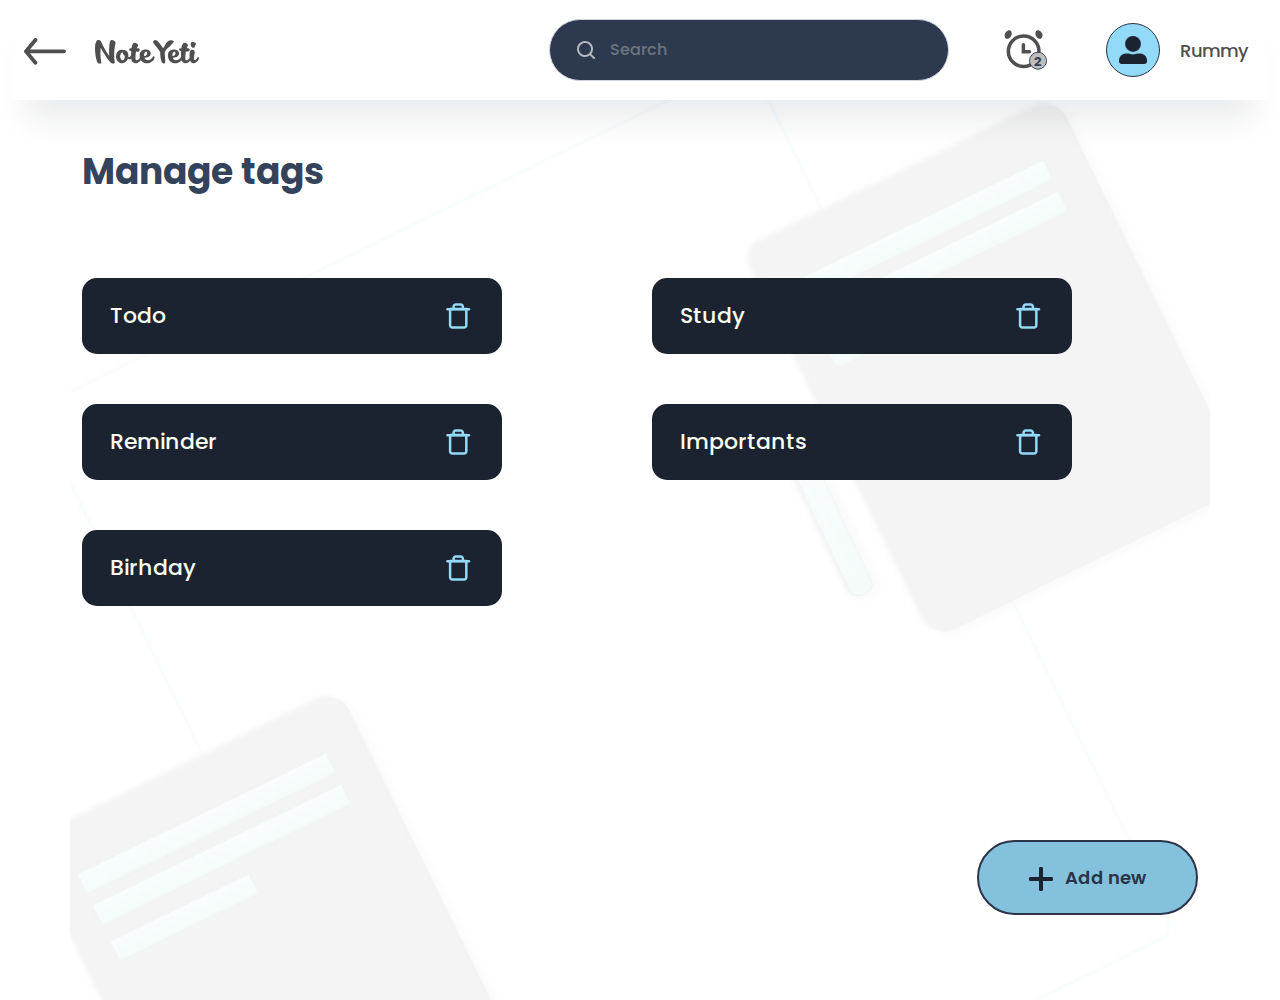
<file: tags.html>
<!doctype html>
<html lang="en">

<head>
  <!-- Required Meta Tags Starts Here-->
  <meta charset="utf-8">
  <meta name="description" content="">
  <meta name="keywords" content="">
  <meta name="author" content="">
  <meta property="og:url" content="">
  <meta property="og:title" content="Note Yeti">
  <meta property="og:description" content="">
  <meta property="og:image" content="assets/images/og-image.png">
  <meta name="viewport" content="width=device-width, initial-scale=1">
  <!-- Required Meta Tags Ends Here-->

  <!-- CSS Style Link Starts Here -->
  <!-- Bootstrap CSS Link Starts Here-->
  <link rel="stylesheet" href="assets/css/vendor/bootstrap.min.css">
  <!-- Bootstrap CSS Link Ends Here-->

  <!-- Custom Template CSS Link Starts Here-->
  <link rel="stylesheet" href="assets/css/style.css">
  <!-- Custom Template CSS Link Ends Here-->
  <!-- CSS Style Link Ends Here -->

  <!-- Favicon Link Starts Here-->
  <link rel="icon" href="assets/images/favicon.png" sizes="16x16">
  <!-- Favicon Link Ends Here-->

  <!-- Website Title Starts Here -->
  <title>Note Yeti-Manage Tags</title>
  <!-- Website Title Ends Here -->
</head>

<body>
  <!-- Header Starts Here -->
  <header>
    <div class="container-fluid second-header">
      <nav class="navbar navbar-expand-lg navbar-light">
        <div class="container-fluid">
          <a class="navbar-brand back-logo" href="newnote.html">
            <img src="assets/images/icon/back.svg" alt="Back Icon" class="img-fluid me-4">
            <img src="assets/images/icon/logo.svg" alt="Logo">
          </a>
          <button class="navbar-toggler" type="button" data-bs-toggle="collapse"
            data-bs-target="#navbarSupportedContent" aria-controls="navbarSupportedContent" aria-expanded="false"
            aria-label="Toggle navigation">
            <span class="navbar-toggler-icon"></span>
          </button>
          <div class="collapse navbar-collapse" id="navbarSupportedContent">
            <ul class="navbar-nav ms-auto mb-2 mb-lg-0 d-flex align-items-center">
              <li class="last-item nav-item">
                <div class="search-box">
                  <form action="#">
                    <input type="search" id="search" placeholder="Search" class="form-control">
                    <button class="btn"><img src="assets/images/icon/search.svg" alt="Search"></button>
                  </form>
                </div>
              </li>
              <li class="nav-item">
                <div class="notification">
                  <button type="button" class="btn">
                    <img src="assets/images/icon/clock.svg" alt="Clock" class="img-fluid">
                    <div class="notification-circle">
                      <span>2</span>
                    </div>
                  </button>
                </div>
              </li>
              <li class="nav-item">
                <a class="nav-link avatar-area d-flex align-items-center justify-content-center" href="user.html">
                  <div class="avatar">
                    <img src="assets/images/icon/user.svg" alt="User" class="img-fluid">
                  </div>
                  <span>Rummy</span>
                </a>
              </li>
            </ul>
          </div>
        </div>
      </nav>
    </div>
  </header>
  <!-- Header Ends Here -->

  <!-- Manage Tags Area Starts Here -->
  <section class="note-area manage-tags mt-0">
    <div class="container">
      <div class="row user-profile justify-content-center"
        style="background-image: url(assets/images/background/02.jpg);">
        <div class="manage-tags-area">
          <h4>Manage tags</h4>
        </div>
        <div class="col-lg-12">
          <div class="row justify-content-between">
            <div class="col-lg-6 mb-5 mb-md-5 mb-lg-0">
              <div class="tags-wizerd">
                <div class="tags-wizerd-left">
                  <h6>Todo</h6>
                </div>
                <button class="btn" type="button"><img src="assets/images/icon/trash-02.svg" alt="Icon"
                    class="img-fluid"></button>
              </div>
              <div class="tags-wizerd">
                <div class="tags-wizerd-left">
                  <h6>Reminder</h6>
                </div>
                <button class="btn" type="button"><img src="assets/images/icon/trash-02.svg" alt="Icon"
                    class="img-fluid"></button>
              </div>
              <div class="tags-wizerd">
                <div class="tags-wizerd-left">
                  <h6>Birhday</h6>
                </div>
                <button class="btn" type="button"><img src="assets/images/icon/trash-02.svg" alt="Icon"
                    class="img-fluid"></button>
              </div>
            </div>
            <div class="col-lg-6">
              <div class="tags-wizerd">
                <div class="tags-wizerd-left">
                  <h6>Study</h6>
                </div>
                <button class="btn" type="button"><img src="assets/images/icon/trash-02.svg" alt="Icon"
                    class="img-fluid"></button>
              </div>
              <div class="tags-wizerd">
                <div class="tags-wizerd-left">
                  <h6>Importants</h6>
                </div>
                <button class="btn" type="button"><img src="assets/images/icon/trash-02.svg" alt="Icon"
                    class="img-fluid"></button>
              </div>
            </div>
          </div>
        </div>
        <div class="col-lg-12">
          <div class="manage-tags-bottom">
            <div class="text-center text-md-end text-lg-end">
              <a href="newnote.html" class="btn accent-btn-sm">
                <svg width="24" height="24" viewBox="0 0 24 24" fill="none" xmlns="http://www.w3.org/2000/svg">
                  <path
                    d="M24 12C24 13.106 23.904 14 22.798 14H14V22.798C14 23.902 13.106 24 12 24C10.894 24 10 23.902 10 22.798V14H1.202C0.0979997 14 0 13.106 0 12C0 10.894 0.0979997 10 1.202 10H10V1.202C10 0.0959997 10.894 0 12 0C13.106 0 14 0.0959997 14 1.202V10H22.798C23.904 10 24 10.894 24 12Z"
                    fill="#1B2330" />
                </svg>
                Add new</a>
            </div>
          </div>
        </div>
      </div>
    </div>
  </section>
  <!-- Manage Tags Area Ends Here -->

  <!-- Script Link Starts Here -->
  <!-- jQuery Link Starts Here -->
  <script src="assets/script/vendor/jquery-3.5.1.min.js"></script>
  <!-- jQuery Link Ends Here -->

  <!-- Bootstrap JS Link Starts Here -->
  <script src="assets/script/vendor/bootstrap.bundle.min.js"></script>
  <!-- Bootstrap JS Link Ends Here -->

  <!--Custom Template Script Link Starts Here -->
  <script src="assets/script/script.js"></script>
  <!--Custom Template Script Link Ends Here -->
  <!-- Script Link Ends Here -->

</body>

</html>
</file>
<file: assets/css/style.css>
/*
THEME:   Note Yeti Template
VERSION: 1.0.0
AUTHOR: Note Yeti
GITHUB: 
WEBSITE: 
*/
/*  typography Starts Here*/
@import url("https://fonts.googleapis.com/css2?family=Poppins:ital,wght@0,300;0,400;0,500;0,600;0,700;0,800;0,900;1,300;1,400;1,500;1,600;1,700;1,800;1,900&display=swap");
body {
  font-family: "Poppins", sans-serif;
  font-size: 16px;
  -webkit-font-smoothing: antialiased;
}

p,
.paragraph {
  font-family: "Poppins", sans-serif;
  font-weight: 400;
  font-size: 14px;
}

h1,
h2,
h3,
h4,
h5,
h6 {
  font-family: "Poppins", sans-serif;
  font-weight: 700;
}

h1,
.h1 {
  font-size: 52px;
}

h2,
.h2 {
  font-size: 44px;
}

h3,
.h3 {
  font-size: 48px;
}

h4,
.h4 {
  font-size: 36px;
}

h5,
.h5 {
  font-size: 16px;
}

h6,
.h6 {
  font-size: 14px;
}

.lead {
  font-size: 24px;
  font-weight: 500;
}

.main-lead {
  font-weight: 500;
  font-size: 36px;
}

/*  typography Ends Here*/
@media (max-width: 420px) {
  h2,
  .h2 {
    font-size: 33px;
  }
  .lead {
    font-size: 18px;
  }
}

@media only screen and (min-width: 420px) and (max-width: 574px) {
  h2,
  .h2 {
    font-size: 40px;
  }
  .lead {
    font-size: 18px;
  }
}

@media (min-width: 575px) and (max-width: 767px) {
  h2,
  .h2 {
    font-size: 40px;
  }
  .lead {
    font-size: 20px;
  }
}

@media (min-width: 768px) and (max-width: 991px) {
  h2,
  .h2 {
    font-size: 40px;
  }
  .lead {
    font-size: 22px;
  }
}

@media (min-width: 992px) and (max-width: 1200px) {
  h2,
  .h2 {
    font-size: 40px;
  }
  .lead {
    font-size: 22px;
  }
}

.text-primary {
  color: #F8FCEF !important;
}

.secondary-text {
  color: #B6B9BE;
}

.text-secondary {
  color: #2B414E !important;
}

.text-info {
  color: #93D9F8 !important;
}

.btn {
  -webkit-transition: 0.3s all linear;
  transition: 0.3s all linear;
}

.btn:focus {
  -webkit-box-shadow: none !important;
          box-shadow: none !important;
}

.btn-lg {
  border-radius: 40px;
  font-size: 18px;
  font-weight: 500;
  padding: 18px 36px;
}

.btn-lg img {
  margin-right: 10px;
}

.sub-heading {
  font-weight: 500;
  font-size: 24px;
}

.sub-heading a {
  -webkit-transition: 0.3s all linear !important;
  transition: 0.3s all linear !important;
}

.sub-heading a:hover {
  text-decoration: underline;
}

.g-btn {
  color: #000000;
  background: -webkit-gradient(linear, left top, left bottom, color-stop(-79.02%, #F8FCEF), color-stop(688.33%, rgba(248, 252, 239, 0.73)));
  background: linear-gradient(180deg, #F8FCEF -79.02%, rgba(248, 252, 239, 0.73) 688.33%);
  border: 0.5px solid #2A3347;
}

.f-btn {
  color: #FFFFFF;
  background: linear-gradient(163.88deg, #1877F2 -65.92%, rgba(24, 119, 242, 0) 228.54%);
  border: 0.5px solid #2A3347;
}

.f-btn:hover {
  color: white;
}

.fs-4 {
  font-size: 18px;
}

.fw-500 {
  font-weight: 500;
}

input:focus {
  -webkit-box-shadow: none !important;
          box-shadow: none !important;
}

::-webkit-input-placeholder {
  /* Chrome, Firefox, Opera, Safari 10.1+ */
  color: #B6B9BE;
  opacity: 1;
  /* Firefox */
  font-weight: 500;
  font-size: 16px;
}

:-ms-input-placeholder {
  /* Chrome, Firefox, Opera, Safari 10.1+ */
  color: #B6B9BE;
  opacity: 1;
  /* Firefox */
  font-weight: 500;
  font-size: 16px;
}

::-ms-input-placeholder {
  /* Chrome, Firefox, Opera, Safari 10.1+ */
  color: #B6B9BE;
  opacity: 1;
  /* Firefox */
  font-weight: 500;
  font-size: 16px;
}

::placeholder {
  /* Chrome, Firefox, Opera, Safari 10.1+ */
  color: #B6B9BE;
  opacity: 1;
  /* Firefox */
  font-weight: 500;
  font-size: 16px;
}

:-ms-input-placeholder {
  /* Internet Explorer 10-11 */
  color: #B6B9BE;
}

::-ms-input-placeholder {
  /* Microsoft Edge */
  color: #B6B9BE;
}

.mb-35 {
  margin-bottom: 35px;
}

.btn-submit {
  padding: 18px 70px;
  color: #000000;
  background: -webkit-gradient(linear, left top, left bottom, color-stop(-79.02%, #F8FCEF), color-stop(688.33%, rgba(248, 252, 239, 0.73)));
  background: linear-gradient(180deg, #F8FCEF -79.02%, rgba(248, 252, 239, 0.73) 688.33%);
  border-radius: 41px;
  border: 0.5px solid #2A3347;
  font-weight: 500;
  font-size: 18px;
}

.custom-checkbox {
  border-radius: 8px !important;
  margin-right: 20px;
  height: 30px;
  width: 30px;
  background-color: #33435B;
  border: 3px solid #283448;
}

.custom-checkbox:checked {
  border-radius: 8px;
  height: 30px;
  width: 30px;
  background-color: #33435B;
  border: 3px solid #283448;
  -webkit-box-shadow: none !important;
          box-shadow: none !important;
}

.custom-checkbox:focus {
  -webkit-box-shadow: none !important;
          box-shadow: none !important;
  border-color: #283448;
}

.normal-heading {
  font-size: 14px;
  line-height: 21px;
  color: #B6B9BE;
}

.h-100 {
  height: 100vh !important;
}

.selection-area-field {
  margin-bottom: 30px;
  display: -webkit-box;
  display: -ms-flexbox;
  display: flex;
  -webkit-box-align: center;
      -ms-flex-align: center;
          align-items: center;
}

.selection-area-field input {
  height: 35px;
  width: 35px;
  margin-right: 12px;
  border: 1px solid #1B2330;
  border-radius: 2px;
}

.selection-area-field label {
  cursor: pointer;
  font-weight: 500;
  font-size: 24px;
  line-height: 31px;
  color: #4F4F4F;
}

.border-button {
  border: 1px solid #33435B;
  border-radius: 23px;
  color: #33435B;
  font-weight: 500;
  font-size: 18px;
  line-height: 23px;
  padding: 6px 22px;
}

.subscription-wizerd {
  position: relative;
  max-width: 495px;
  background: #1B2330;
  border-radius: 10px;
  padding: 45px 55px;
  text-align: center;
  border: 3.5px solid #1B2330;
  -webkit-filter: drop-shadow(-3px -3px 6px rgba(147, 217, 248, 0.149));
          filter: drop-shadow(-3px -3px 6px rgba(147, 217, 248, 0.149));
}

.subscription-wizerd-badge {
  position: absolute;
  top: -5px;
  right: 20px;
}

.subscription-wizerd h6 {
  margin-bottom: 0 !important;
  color: #FFFFFF;
  max-width: 382px;
  font-weight: 800;
  font-size: 23.5px;
  line-height: 36px;
  text-align: center;
}

.subscription-wizerd svg {
  margin: 45px 0px;
  -webkit-filter: #93D9F8;
          filter: #93D9F8;
}

.subscription-wizerd svg path {
  fill: #93D9F8;
}

.paid-features {
  -ms-flex-negative: 0;
      flex-shrink: 0;
  -webkit-box-align: center;
      -ms-flex-align: center;
          align-items: center;
}

.paid-features p {
  margin-bottom: 0 !important;
  margin-left: 10px;
  font-weight: 600;
  font-size: 16px;
  line-height: 24px;
  color: #4F4F4F;
}

.circle-icon {
  height: 8px;
  width: 8px;
  background-color: #4F4F4F;
  border-radius: 50%;
}

.accent-btn-sm {
  border: 2px solid #2A3347;
  border-radius: 41px;
  padding: 22px 50px;
  font-weight: 600;
  font-size: 18px;
  line-height: 27px;
  color: #2A3347;
  background-color: #83C1DD;
  -webkit-transition: 0.3s all linear;
  transition: 0.3s all linear;
}

.accent-btn-sm svg {
  margin-right: 8px;
}

.accent-btn-sm svg path {
  -webkit-transition: 0.3s all linear;
  transition: 0.3s all linear;
}

.accent-btn-sm:hover {
  color: #2A3347;
}

.accent-btn-sm:hover svg path {
  fill: #2A3347;
}

.tags-wizerd {
  max-width: 420px;
  padding: 18px;
  background: #1B2330;
  border-radius: 15px;
  display: -webkit-box;
  display: -ms-flexbox;
  display: flex;
  -webkit-box-align: center;
      -ms-flex-align: center;
          align-items: center;
  -webkit-box-pack: justify;
      -ms-flex-pack: justify;
          justify-content: space-between;
  -ms-flex-negative: 0;
      flex-shrink: 0;
}

.tags-wizerd-left {
  display: -webkit-box;
  display: -ms-flexbox;
  display: flex;
  -webkit-box-align: center;
      -ms-flex-align: center;
          align-items: center;
  -ms-flex-negative: 0;
      flex-shrink: 0;
}

.tags-wizerd-left h6 {
  margin-bottom: 0 !important;
  color: #F8FCEF;
  font-weight: 500;
  font-size: 22px;
  line-height: 30px;
  margin-left: 10px;
}

.archives-wizerd {
  padding: 40px 30px;
  border: 0.5px solid #33435B;
  border-radius: 32px;
}

.archives-wizerd-images {
  margin-top: 22px;
}

.archives-wizerd-images img {
  border-radius: 10px;
  margin-bottom: 20px;
}

.archives-wizerd-images img:last-child {
  margin-bottom: 0;
}

.archives-wizerd h6 {
  font-weight: 600;
  font-size: 14px;
  line-height: 24px;
  margin-bottom: 0 !important;
  color: #33435B;
}

.archives-wizerd-title {
  font-weight: 600;
  font-size: 24px !important;
  line-height: 36px !important;
}

.archives-wizerd-subtitle {
  font-weight: 500;
  font-size: 20px;
  line-height: 26px;
  color: #4F4F4F;
}

.archives-wizerd-selection .selection-area-btns {
  margin-top: 35px;
  margin-bottom: 5px;
}

.archives-wizerd-selection .selection-area-field {
  margin-bottom: 18px;
}

.archives-wizerd-selection input {
  height: 22px;
  width: 22px;
}

.archives-wizerd-selection label {
  font-weight: 500;
  font-size: 18px;
  line-height: 23px;
  color: #4F4F4F;
}

.archives-wizerd-text {
  font-size: 16px;
  line-height: 21px;
  color: #4F4F4F;
  margin-top: 20px;
  margin-bottom: 0 !important;
}

.archives-wizerd .date {
  margin-top: 25px;
  font-weight: 500;
  font-size: 14px;
  color: #465A7C;
}

.dark-btn {
  padding: 7px 20px;
  font-weight: 500;
  font-size: 18px;
  color: #F8FCEF;
  background: #1B2330;
  border-radius: 20px;
  border: 1px solid #2A3347;
  -webkit-transition: 0.3s all linear;
  transition: 0.3s all linear;
}

.dark-btn:hover {
  color: #93D9F8;
}

.info-btn {
  border: 1px solid #2A3347;
  border-radius: 20px;
  background-color: #7CB6D2;
  font-weight: 500;
  font-size: 18px;
  line-height: 26px;
  color: #F8FCEF;
  padding: 7px 20px;
  -webkit-transition: 0.3s all linear;
  transition: 0.3s all linear;
}

.info-btn:hover {
  color: #2A3347;
}

.filter-bnt {
  background-position: center;
  background-repeat: no-repeat;
  border: 1px solid #283448;
  border-radius: 8px;
  background-color: #7CB6D2;
  padding: 28px;
}

.null-wizerd {
  background: #FFFFFF;
  border: 0.5px solid #33435B;
  border-radius: 32px;
  height: 400px;
  position: relative;
}

.null-wizerd-sm {
  height: 290px;
}

.null-wizerd-date {
  position: absolute;
  bottom: 25px;
  right: 36px;
}

.null-wizerd-date span {
  font-weight: 500;
  font-size: 14px;
  line-height: 21px;
  color: #465A7C;
}

.dropdown {
  position: relative;
  display: inline-block;
}

.dropdown-content {
  display: none;
  position: absolute;
  background: #1A212E;
  min-width: 160px;
  overflow: auto;
  -webkit-box-shadow: 0px 8px 16px 0px rgba(0, 0, 0, 0.2);
          box-shadow: 0px 8px 16px 0px rgba(0, 0, 0, 0.2);
  z-index: 1;
}

.dropdown-content a {
  color: #F8FCEF;
  padding: 12px 16px;
  text-decoration: none;
  display: block;
  font-weight: 500;
  font-size: 14px;
  -webkit-transition: 0.3s all linear;
  transition: 0.3s all linear;
}

.dropdown-content a img {
  margin-right: 10px;
}

.dropdown-content a:hover {
  color: #93D9F8;
}

.show {
  display: block;
}

.right-click {
  border: 1px solid #2A3347;
  background-color: #83C1DD;
  height: 45px;
  width: 45px;
  border-radius: 50%;
  display: -webkit-box;
  display: -ms-flexbox;
  display: flex;
  -webkit-box-align: center;
      -ms-flex-align: center;
          align-items: center;
  -webkit-box-pack: center;
      -ms-flex-pack: center;
          justify-content: center;
}

.right-click img {
  width: 20px;
}

.trash-btn,
.archives-btn {
  position: relative;
  border-radius: 41px;
  border: 0.5px solid #2A3347;
  background-color: #93D9F8;
  padding: 20px 40px;
  -ms-flex-negative: 0;
      flex-shrink: 0;
}

.trash-btn:hover .tooltip-text,
.archives-btn:hover .tooltip-text {
  display: inline-block;
}

.trash-btn .tooltip-text,
.archives-btn .tooltip-text {
  position: absolute;
  top: -40px;
  left: 50%;
  -webkit-transform: translateX(-50%);
          transform: translateX(-50%);
}

.trash-btn {
  background-color: #BE070A;
}

.tooltip-text {
  padding: 5px 10px;
  background-color: #93D9F8;
  color: #33435B;
  font-weight: 600;
  font-size: 18px;
  border-radius: 8px;
  text-align: center;
  display: none;
}

.title-text textarea {
  height: 72px;
  border: none;
  resize: none;
  font-size: 48px;
  color: #33435B;
  font-weight: bold;
}

.title-text textarea:focus {
  -webkit-box-shadow: none !important;
          box-shadow: none !important;
}

.title-text ::-webkit-input-placeholder {
  font-size: 48px;
  color: #33435B;
  font-weight: bold;
}

.title-text :-ms-input-placeholder {
  font-size: 48px;
  color: #33435B;
  font-weight: bold;
}

.title-text ::-ms-input-placeholder {
  font-size: 48px;
  color: #33435B;
  font-weight: bold;
}

.title-text ::placeholder {
  font-size: 48px;
  color: #33435B;
  font-weight: bold;
}

.desciption-text textarea {
  min-height: 370px;
  font-weight: normal;
  border: none;
  resize: none;
  color: #4F4F4F;
  font-size: 24px;
  line-height: 36px;
}

.desciption-text textarea:focus {
  -webkit-box-shadow: none !important;
          box-shadow: none !important;
}

.desciption-text ::-webkit-input-placeholder {
  font-size: 24px;
  color: #4F4F4F;
  font-weight: normal;
}

.desciption-text :-ms-input-placeholder {
  font-size: 24px;
  color: #4F4F4F;
  font-weight: normal;
}

.desciption-text ::-ms-input-placeholder {
  font-size: 24px;
  color: #4F4F4F;
  font-weight: normal;
}

.desciption-text ::placeholder {
  font-size: 24px;
  color: #4F4F4F;
  font-weight: normal;
}

@media (max-width: 420px) {
  .sub-heading {
    font-size: 18px;
    text-align: center;
  }
  .btn-lg {
    font-size: 16px;
    padding: 15px 25px;
  }
  .mb-35 {
    margin-bottom: 20px;
  }
  .btn-submit {
    padding: 15px 35px;
    font-size: 16px;
  }
  .form-check {
    display: -webkit-box;
    display: -ms-flexbox;
    display: flex;
  }
  .form-check input {
    -ms-flex-negative: 0;
        flex-shrink: 0;
  }
}

@media only screen and (min-width: 420px) and (max-width: 574px) {
  .sub-heading {
    font-size: 18px;
    text-align: center;
  }
  .btn-lg {
    font-size: 12px;
    padding: 15px 25px;
  }
  .btn-submit {
    padding: 15px 35px;
    font-size: 16px;
  }
  .mb-35 {
    margin-bottom: 20px;
  }
}

@media (min-width: 575px) and (max-width: 767px) {
  .sub-heading {
    font-size: 20px;
    text-align: center;
  }
  .btn-lg {
    font-size: 14px;
    padding: 15px 25px;
  }
  .g-btn {
    margin-right: 15px !important;
    margin-bottom: 0 !important;
  }
  .btn-submit {
    padding: 15px 35px;
    font-size: 16px;
  }
}

@media (min-width: 768px) and (max-width: 991px) {
  .sub-heading {
    font-size: 20px;
    text-align: center;
  }
  .g-btn {
    margin-right: 20px !important;
    margin-bottom: 0 !important;
  }
  .btn-lg {
    font-size: 16px;
    padding: 20px 30px;
  }
  .btn-submit {
    padding: 20px 35px;
    font-size: 18px;
  }
}

@media (min-width: 992px) and (max-width: 1200px) {
  .sub-heading {
    font-size: 22px;
    text-align: center;
  }
  .btn-lg {
    font-size: 14px;
    padding: 15px 25px;
  }
  .btn-submit {
    padding: 18px 32px;
    font-size: 16px;
  }
}

* {
  outline: 0;
  padding: 0;
  margin: 0;
  -webkit-box-sizing: border-box;
          box-sizing: border-box;
}

body {
  background-color: #FFFFFF;
  overflow-x: hidden;
}

::-moz-selection {
  background: #1B2330;
  color: #FFFFFF;
}

::selection {
  background: #1B2330;
  color: #FFFFFF;
}

ol,
ul {
  list-style-type: none;
  margin: 0px;
}

img {
  vertical-align: middle;
  border: 0;
}

a,
a:hover,
a:focus {
  text-decoration: none;
}

a,
button,
select {
  cursor: pointer;
  -webkit-transition: 0.3s all linear;
  transition: 0.3s all linear;
}

a:focus,
button:focus,
select:focus {
  outline: 0;
}

.starting-bg {
  background-position: center;
  background-repeat: no-repeat;
  background-size: cover;
}

.starting-left-text {
  margin-top: 36px;
}

.starting-right {
  display: -webkit-box;
  display: -ms-flexbox;
  display: flex;
  -webkit-box-orient: vertical;
  -webkit-box-direction: normal;
      -ms-flex-direction: column;
          flex-direction: column;
  -webkit-box-align: center;
      -ms-flex-align: center;
          align-items: center;
  background-color: #1B2330;
}

.starting-right-content {
  width: 90%;
  padding-top: 70px;
  padding-left: 0 !important;
  padding-bottom: 50px;
}

.starting-right-content .normal-heading {
  margin-bottom: 55px;
  max-width: 508px;
  margin-top: 15px;
}

.starting .reg-info {
  margin-top: 80px;
}

.another-signup {
  margin-top: 60px;
  margin-bottom: 50px;
}

.area-line {
  margin-bottom: 60px;
}

.area-line-left {
  border: 0.5px solid #F8FCEF;
  border-top: 0px;
  border-left-width: 300px;
}

.area-line-right {
  border: 0.5px solid #F8FCEF;
  border-top: 0px;
  border-right-width: 300px;
}

.area-line span {
  text-align: center;
  width: 38px;
  height: 43px;
  margin: 0 8px;
  background: #1B2330;
}

.signup-form form .custom-input {
  background: #2C394E;
  border-radius: 60px;
  padding: 18px 36px;
  border-color: #2C394E;
  color: #B6B9BE;
  font-weight: 500;
  font-size: 18px;
  -webkit-transition: 0.3s all linear;
  transition: 0.3s all linear;
}

.signup-form form .custom-input:focus {
  border-color: #B6B9BE;
}

@media (max-width: 420px) {
  .starting-right {
    padding-top: 30px;
    padding-bottom: 30px;
  }
  .starting-right-content {
    width: 100%;
    padding: 0;
  }
  .starting-right-content h2 {
    text-align: center;
    margin-bottom: 15px;
  }
  .starting .reg-info {
    margin-top: 40px;
  }
  .area-line {
    margin-bottom: 25px;
  }
  .area-line-left {
    border-left-width: 120px;
  }
  .area-line-right {
    border-right-width: 120px;
  }
  .another-signup {
    margin-top: 30px;
    margin-bottom: 20px;
    display: -webkit-box;
    display: -ms-flexbox;
    display: flex;
    -webkit-box-pack: center;
        -ms-flex-pack: center;
            justify-content: center;
    -ms-flex-wrap: wrap;
        flex-wrap: wrap;
  }
  .signup-form form .custom-input {
    font-size: 14px;
    padding: 15px 25px;
  }
  .sub-pages h2 {
    font-size: 33px;
  }
  .sub-pages .normal-heading {
    margin-top: 20px;
    margin-bottom: 20px;
  }
  .sub-pages .submit-area {
    margin-top: 0 !important;
  }
}

@media only screen and (min-width: 420px) and (max-width: 456px) {
  .another-signup {
    max-width: 60% !important;
  }
}

@media only screen and (min-width: 420px) and (max-width: 574px) {
  .starting-right {
    padding-top: 30px;
    padding-bottom: 30px;
  }
  .starting-right-content {
    width: 95%;
    padding: 0;
  }
  .starting-right-content h2 {
    text-align: center;
    margin-bottom: 15px;
  }
  .starting .reg-info {
    margin-top: 40px;
  }
  .area-line {
    margin-bottom: 25px;
  }
  .area-line-left {
    border-left-width: 120px;
  }
  .area-line-right {
    border-right-width: 120px;
  }
  .another-signup {
    max-width: 50%;
    margin-left: auto;
    margin-right: auto;
    margin-top: 30px;
    margin-bottom: 20px;
    display: -webkit-box;
    display: -ms-flexbox;
    display: flex;
    -webkit-box-pack: center;
        -ms-flex-pack: center;
            justify-content: center;
    -webkit-box-orient: vertical;
    -webkit-box-direction: normal;
        -ms-flex-direction: column;
            flex-direction: column;
  }
  .signup-form form .custom-input {
    font-size: 14px;
    padding: 15px 25px;
  }
  .sub-pages .normal-heading {
    text-align: center;
    max-width: 100%;
    margin-top: 20px;
    margin-bottom: 20px;
  }
  .sub-pages .submit-area {
    margin-top: 30px !important;
  }
}

@media (min-width: 575px) and (max-width: 767px) {
  .area-line {
    margin-bottom: 25px;
  }
  .area-line-left {
    border-left-width: 120px;
  }
  .area-line-right {
    border-right-width: 120px;
  }
  .starting .reg-info {
    margin-top: 40px;
  }
  .starting-right {
    padding-top: 30px;
    padding-bottom: 30px;
  }
  .starting-right-content {
    padding: 0;
  }
  .starting-right-content h2 {
    text-align: center;
    margin-bottom: 10px;
  }
  .another-signup {
    margin-top: 30px;
    margin-bottom: 30px;
    display: -webkit-box;
    display: -ms-flexbox;
    display: flex;
    -webkit-box-align: center;
        -ms-flex-align: center;
            align-items: center;
    -webkit-box-pack: center;
        -ms-flex-pack: center;
            justify-content: center;
  }
  .area-line {
    margin-bottom: 30px;
  }
  .area-line-left {
    border-left-width: 220px;
  }
  .area-line-right {
    border-right-width: 220px;
  }
  .signup-form form .custom-input {
    font-size: 16px;
    padding: 15px 25px;
  }
  .sub-pages .normal-heading {
    text-align: center;
    max-width: 100%;
    margin-top: 20px;
    margin-bottom: 20px;
  }
  .sub-pages .submit-area {
    margin-top: 30px !important;
  }
}

@media (min-width: 768px) and (max-width: 991px) {
  .starting .reg-info {
    margin-top: 45px;
  }
  .starting-right {
    padding-top: 30px;
    padding-bottom: 30px;
  }
  .starting-right-content {
    width: 80%;
    padding: 0;
  }
  .starting-right-content h2 {
    text-align: center;
    margin-bottom: 10px;
  }
  .another-signup {
    margin-top: 30px;
    margin-bottom: 30px;
    display: -webkit-box;
    display: -ms-flexbox;
    display: flex;
    -webkit-box-align: center;
        -ms-flex-align: center;
            align-items: center;
    -webkit-box-pack: center;
        -ms-flex-pack: center;
            justify-content: center;
  }
  .area-line {
    margin-bottom: 30px;
  }
  .signup-form {
    max-width: 100%;
  }
  .signup-form form .custom-input {
    font-size: 16px;
    padding: 20px 30px;
  }
  .sub-pages .normal-heading {
    text-align: center;
    max-width: 100%;
    margin-top: 30px;
    margin-bottom: 30px;
  }
  .sub-pages .submit-area {
    margin-top: 30px !important;
  }
}

@media (min-width: 992px) and (max-width: 1200px) {
  .starting .reg-info {
    margin-top: 50px;
  }
  .starting-right {
    padding-top: 30px;
    padding-bottom: 30px;
  }
  .starting-right-content {
    padding-left: 25px;
    padding-top: 0;
    padding-bottom: 30px;
  }
  .starting-right-content h2 {
    text-align: center;
    margin-bottom: 10px;
  }
  .another-signup {
    margin-top: 35px;
    margin-bottom: 35px;
    display: -webkit-box;
    display: -ms-flexbox;
    display: flex;
    -webkit-box-align: center;
        -ms-flex-align: center;
            align-items: center;
    -webkit-box-pack: center;
        -ms-flex-pack: center;
            justify-content: center;
  }
  .area-line {
    margin-bottom: 35px;
  }
  .area-line-left {
    border-left-width: 230px;
  }
  .area-line-right {
    border-right-width: 230px;
  }
  .signup-form {
    max-width: 100%;
  }
  .signup-form form .custom-input {
    font-size: 16px;
    padding: 18px 28px;
  }
  .sub-pages h2 {
    font-size: 40px;
  }
  .sub-pages .normal-heading {
    margin-right: auto;
    margin-left: auto;
    text-align: center;
    max-width: 80%;
    margin-top: 20px;
    margin-bottom: 30px;
  }
  .sub-pages .submit-area {
    margin-top: 35px !important;
  }
}

@media (min-width: 1201px) {
  .g-btn {
    margin-right: 25px !important;
  }
  .area-line-left {
    border-left-width: 270px;
  }
  .area-line-right {
    border-right-width: 270px;
  }
  .negative-flex {
    -webkit-box-pack: start !important;
        -ms-flex-pack: start !important;
            justify-content: start !important;
  }
}

.second-header nav {
  -webkit-box-shadow: 0px 34px 32px -15px rgba(24, 31, 42, 0.09);
          box-shadow: 0px 34px 32px -15px rgba(24, 31, 42, 0.09);
  padding: 15px 0px;
}

.second-header .search-box {
  margin-right: 40px;
}

.second-header .notification {
  margin-right: 40px;
}

.second-header .navbar-light .navbar-toggler {
  border-color: #93D9F8;
}

.second-header .navbar-toggler:focus {
  -webkit-box-shadow: none !important;
          box-shadow: none !important;
}

.note-area {
  min-height: 90vh;
  margin-top: 50px;
}

.note-area-heading {
  display: -webkit-box;
  display: -ms-flexbox;
  display: flex;
  -webkit-box-pack: justify;
      -ms-flex-pack: justify;
          justify-content: space-between;
  -webkit-box-align: start;
      -ms-flex-align: start;
          align-items: flex-start;
}

.note-area-heading h3 {
  color: #33435B;
}

.note-area-heading .sub-heading {
  font-weight: 400 !important;
  color: #4F4F4F;
}

.note-area-heading .main-lead {
  margin-top: 10px;
  color: #4F4F4F;
  margin-bottom: 20px;
}

.note-area-heading .selection-area-btns {
  margin-top: 40px;
}

.note-area-heading .border-button:nth-child(1) {
  margin-right: 30px;
}

.note-area-right .btn {
  -webkit-transition: 0.3s all linear;
  transition: 0.3s all linear;
  position: relative;
  padding: 0 !important;
}

.note-area-right .btn:nth-child(2) {
  margin: 0px 50px;
}

.note-area-right .btn:hover .tooltip-text {
  display: inline-block;
}

.note-area-right .btn .tooltip-text {
  position: absolute;
  bottom: -40px;
  left: 50%;
  -webkit-transform: translateX(-50%);
          transform: translateX(-50%);
}

.note-area-footer {
  padding-bottom: 30px;
}

.note-area-footer .btn {
  padding: 0 !important;
  margin-right: 40px;
}

.note-area-footer .btn:nth-child(4) {
  margin-right: 0 !important;
}

.search-box {
  display: -webkit-box;
  display: -ms-flexbox;
  display: flex;
  -webkit-box-align: center;
      -ms-flex-align: center;
          align-items: center;
}

.search-box form {
  max-width: 400px;
  position: relative;
}

.search-box form input {
  width: 400px;
  padding: 18px 18px 18px 60px;
  border-radius: 38.25px;
  background: #2C394E;
  -webkit-transition: 0.3s all linear !important;
  transition: 0.3s all linear !important;
}

.search-box form input:hover {
  background: #F8FCEF;
  color: #2B414E;
}

.search-box form .btn {
  position: absolute;
  top: 50%;
  -webkit-transform: translateY(-50%);
          transform: translateY(-50%);
  left: 0px;
  margin-left: 15px;
}

.notification button {
  position: relative;
}

.notification-circle {
  position: absolute;
  top: 65%;
  -webkit-transform: translateY(-35%);
          transform: translateY(-35%);
  right: 10px;
  display: -webkit-box;
  display: -ms-flexbox;
  display: flex;
  -webkit-box-align: center;
      -ms-flex-align: center;
          align-items: center;
  -webkit-box-pack: center;
      -ms-flex-pack: center;
          justify-content: center;
  height: 18px;
  width: 18px;
  border-radius: 50%;
  background-color: #C1BDBD;
  color: #33435B;
  border: 1px solid #33435B;
}

.notification-circle span {
  font-size: 13px;
  line-height: 19px;
  font-weight: 700;
}

.avatar-area span {
  margin-left: 20px;
  font-weight: 500;
  font-size: 18px;
  color: #4F4F4F;
}

.avatar {
  height: 54px;
  width: 54px;
  background-color: #93D9F8;
  border: 1px solid #2A3347;
  border-radius: 50%;
  display: -webkit-box;
  display: -ms-flexbox;
  display: flex;
  -webkit-box-align: center;
      -ms-flex-align: center;
          align-items: center;
  -webkit-box-pack: center;
      -ms-flex-pack: center;
          justify-content: center;
}

.user-profile {
  min-height: 100vh;
  padding-bottom: 50px;
  background-size: cover;
  background-position: center;
  background-repeat: no-repeat;
}

.user-profile-area {
  max-width: 690px;
  margin-top: 85px;
}

.user-profile-area .user-icon {
  margin-bottom: 25px;
}

.user-profile-area h4 {
  color: #4F4F4F;
  margin-bottom: 25px;
  line-height: 54px;
}

.user-profile-area .user-field input {
  margin-bottom: 45px;
}

.user-icon {
  display: -webkit-box;
  display: -ms-flexbox;
  display: flex;
  -webkit-box-align: center;
      -ms-flex-align: center;
          align-items: center;
  -webkit-box-pack: center;
      -ms-flex-pack: center;
          justify-content: center;
  width: 143px;
  height: 143px;
  background-color: #93D9F8;
  border: 3px solid #3D4F6C;
  border-radius: 17px;
}

.user-field input {
  background: #2C394E;
  border-radius: 60px;
  padding: 27px 0px 19px 45px;
  -webkit-transition: 0.3s all linear !important;
  transition: 0.3s all linear !important;
}

.accent-btn {
  background: -webkit-gradient(linear, left top, left bottom, color-stop(-79.78%, #93D9F8), color-stop(607.6%, rgba(147, 217, 248, 0)));
  background: linear-gradient(180deg, #93D9F8 -79.78%, rgba(147, 217, 248, 0) 607.6%);
  border-radius: 41px;
  border: 0.5px solid #2A3347;
  font-weight: 600;
  font-size: 24px;
  line-height: 36px;
  color: #2A3347;
  padding: 18px 88px;
  -webkit-transition: 0.3s all linear;
  transition: 0.3s all linear;
}

.accent-btn:hover {
  color: #2C394E;
}

@media (max-width: 576px) {
  .note-area-right .btn .tooltip-text {
    left: 40px;
  }
  .note-area {
    margin-top: 15px;
  }
  .note-area .title-text {
    max-height: 40px;
    margin-bottom: 25px;
  }
  .note-area .title-text textarea {
    font-size: 30px;
  }
  .note-area .title-text ::-webkit-input-placeholder {
    font-size: 30px;
  }
  .note-area .title-text :-ms-input-placeholder {
    font-size: 30px;
  }
  .note-area .title-text ::-ms-input-placeholder {
    font-size: 30px;
  }
  .note-area .title-text ::placeholder {
    font-size: 30px;
  }
  .note-area .desciption-text {
    margin-top: 15px;
  }
  .note-area .desciption-text textarea {
    min-height: 330px;
  }
  .note-area-right button img {
    width: 28px;
  }
  .note-area-footer button img {
    width: 28px;
  }
  .note-area-right .btn:nth-child(2) {
    margin: 0px 20px;
  }
  .note-area-heading h3 {
    font-size: 30px !important;
  }
  .note-area-heading {
    -webkit-box-orient: vertical;
    -webkit-box-direction: normal;
        -ms-flex-direction: column;
            flex-direction: column;
  }
  .note-area-right {
    margin-top: 35px;
  }
  .note-area-heading .main-lead {
    font-size: 24px;
    margin-top: 20px;
  }
  .selection-area-field input {
    height: 25px;
    width: 25px;
  }
  .selection-area-field label {
    font-size: 22px;
  }
}

@media (max-width: 991px) {
  .note-area .title-text {
    max-height: 40px;
    margin-bottom: 25px;
  }
  .note-area .title-text textarea {
    font-size: 30px;
  }
  .note-area .title-text ::-webkit-input-placeholder {
    font-size: 30px;
  }
  .note-area .title-text :-ms-input-placeholder {
    font-size: 30px;
  }
  .note-area .title-text ::-ms-input-placeholder {
    font-size: 30px;
  }
  .note-area .title-text ::placeholder {
    font-size: 30px;
  }
  .note-area .desciption-text {
    margin-top: 15px;
  }
  .note-area .desciption-text textarea {
    min-height: 330px;
  }
  .note-area-heading h3 {
    font-size: 35px;
  }
  .last-item {
    -webkit-box-ordinal-group: 4 !important;
        -ms-flex-order: 3 !important;
            order: 3 !important;
  }
  .avatar-area {
    margin: 20px 0px !important;
  }
  .notification {
    margin-top: 20px !important;
  }
  .notification-circle {
    right: 2px !important;
  }
  .notification .btn {
    padding: 0 !important;
  }
  .second-header .nav-item {
    -ms-flex-item-align: start;
        align-self: flex-start;
  }
  .search-box form input {
    width: 100%;
  }
}

.subscription-area-row {
  display: -webkit-box;
  display: -ms-flexbox;
  display: flex;
  -webkit-box-align: center;
      -ms-flex-align: center;
          align-items: center;
  -webkit-box-pack: center;
      -ms-flex-pack: center;
          justify-content: center;
  -webkit-box-orient: vertical;
  -webkit-box-direction: normal;
      -ms-flex-direction: column;
          flex-direction: column;
  margin-top: 80px;
  padding-bottom: 30px;
}

.subscription-area-row .subscription-wizerd {
  margin-bottom: 50px;
}

.subscription-area-row h5 {
  font-weight: 800;
  font-size: 23.7733px;
  line-height: 36px;
  text-align: center;
  color: #33435B;
  margin-bottom: 55px;
}

.subscription-area-row .small-heading {
  font-weight: 800;
  font-size: 18px;
  line-height: 27px;
  -webkit-text-decoration-line: underline;
          text-decoration-line: underline;
  color: #33435B;
}

.subscription-area-row .accent-btn-sm {
  margin-top: 40px;
}

.subscription-area-row .paid-features-area {
  margin-left: 70px;
}

.subscription-area-row .paid-features-area .small-heading {
  margin-left: 16px;
}

@media (max-width: 420px) {
  .subscription-area-row {
    padding-top: 50px;
  }
  .subscription-wizerd h6 {
    font-size: 16.5px;
    line-height: 24px;
  }
  .subscription-area-row h5 {
    font-size: 18px;
    margin-bottom: 25px;
  }
}

@media (max-width: 991px) {
  .subscription-wizerd {
    margin-left: auto;
    margin-right: auto;
  }
  .subscription-area-row .paid-features-area {
    margin-left: 0;
    display: -webkit-box;
    display: -ms-flexbox;
    display: flex;
    -webkit-box-align: center;
        -ms-flex-align: center;
            align-items: center;
    -webkit-box-orient: vertical;
    -webkit-box-direction: normal;
        -ms-flex-direction: column;
            flex-direction: column;
  }
  .subscription-area-row .paid-features-area .small-heading {
    margin-left: 0;
  }
}

.manage-tags {
  min-height: 100vh;
}

.manage-tags-area {
  margin: 50px 0px;
}

.manage-tags-area h4 {
  color: #33435B;
  margin-bottom: 0;
}

.manage-tags .tags-wizerd {
  margin-bottom: 50px;
}

.manage-tags .tags-wizerd:last-child {
  margin-bottom: 0;
}

.manage-tags-bottom {
  padding-top: 200px;
}

@media (max-width: 991px) {
  .manage-tags-bottom {
    padding-top: 50px;
  }
}

@media (max-width: 574px) {
  .tags-wizerd {
    padding: 20px;
  }
  .tags-wizerd .btn:last-child {
    -ms-flex-negative: 0;
        flex-shrink: 0;
  }
  .tags-wizerd-left h6 {
    font-size: 20px;
    margin-left: 10px;
  }
}

.archives-area h4 {
  font-size: 36px;
  line-height: 54px;
  color: #33435B;
  margin: 50px 0px;
}

.archives-area .archives-wizerd-subtitle {
  margin-top: 10px;
  margin-bottom: 20px;
  display: block;
}

@media (max-width: 420px) {
  .archives-area h4 {
    margin: 25px 0px;
  }
  .archives-wizerd {
    margin-bottom: 25px;
  }
  .archives-area .archives-wizerd {
    padding: 20px;
  }
  .archives-area .archives-wizerd-text {
    font-size: 14px;
  }
  .archives-area .archives-wizerd h6 {
    font-size: 18px;
  }
  .archives-area .border-button {
    font-size: 16px;
    padding: 5px 20px;
  }
}

@media only screen and (min-width: 420px) and (max-width: 574px) {
  .archives-area h4 {
    margin: 25px 0px;
  }
  .archives-wizerd {
    margin-bottom: 25px;
  }
  .archives-area .archives-wizerd {
    padding: 20px;
  }
  .archives-wizerd-images img {
    margin-left: auto;
    margin-right: auto;
  }
}

@media (min-width: 575px) and (max-width: 767px) {
  .archives-area h4 {
    margin: 30px 0px;
  }
  .archives-wizerd {
    margin-bottom: 30px;
  }
  .archives-wizerd-images img {
    margin-left: auto;
    margin-right: auto;
  }
}

@media (min-width: 768px) and (max-width: 991px) {
  .archives-wizerd {
    margin-bottom: 30px;
  }
  .archives-wizerd-images img {
    margin-left: auto;
    margin-right: auto;
  }
}

@media (min-width: 992px) and (max-width: 1200px) {
  .archives-area .border-button {
    font-size: 16px;
    padding: 5px 20px;
  }
}

.empty-screen img {
  margin-top: 150px;
  margin-bottom: 80px;
}

@media (max-width: 420px) {
  .empty-screen img {
    margin-top: 50px;
    margin-bottom: 0px;
  }
  .empty-screen .accent-btn-sm {
    margin-left: 50px;
    padding: 10px 30px;
  }
}

@media only screen and (min-width: 420px) and (max-width: 991px) {
  .empty-screen img {
    margin-top: 50px;
    margin-bottom: 30px;
  }
  .empty-screen .accent-btn-sm {
    margin-left: 50px;
  }
}

.home-screen {
  overflow: hidden;
}

.home-screen .user-profile {
  padding-bottom: 20px;
}

.home-screen-top {
  margin-top: 15px;
  margin-bottom: 35px;
  display: -webkit-box;
  display: -ms-flexbox;
  display: flex;
  -webkit-box-align: center;
      -ms-flex-align: center;
          align-items: center;
  -webkit-box-pack: end;
      -ms-flex-pack: end;
          justify-content: flex-end;
}

.home-screen-top .filter-bnt {
  position: relative;
}

.home-screen-top .dropdown-content {
  border-radius: 5px;
  position: absolute;
  bottom: -80px;
  right: 45px;
}

.home-screen-top .btn {
  margin-right: 25px;
}

.home-screen-top .btn:last-child {
  margin-right: 0;
}

.home-screen .archives-wizerd-subtitle {
  margin-bottom: 12px !important;
  display: block;
}

.home-screen .archives-wizerd {
  padding: 20px 15px;
  margin-bottom: 30px;
  position: relative;
}

.home-screen .archives-wizerd .right-click {
  position: absolute;
  top: -20px;
  left: -8px;
}

.home-screen .null-wizerd {
  margin-bottom: 30px;
}

.home-screen .null-wizerd:nth-child(3) {
  margin-bottom: 50px;
}

@media (max-width: 420px) {
  .home-screen-top {
    -ms-flex-pack: distribute;
        justify-content: space-around;
    margin-top: 30px;
    margin-bottom: 30px;
    -ms-flex-wrap: wrap;
        flex-wrap: wrap;
  }
  .home-screen-top .dropbtn {
    margin-top: 10px;
  }
  .home-screen .info-btn,
  .home-screen .dark-btn {
    padding: 10px 20px;
    font-size: 14px;
  }
  .home-screen-top .btn {
    margin-right: 10px;
  }
}

@media only screen and (min-width: 420px) and (max-width: 574px) {
  .home-screen-top {
    -webkit-box-pack: justify;
        -ms-flex-pack: justify;
            justify-content: space-between;
    -ms-flex-wrap: wrap;
        flex-wrap: wrap;
  }
  .home-screen-top .dropbtn {
    margin-top: 10px;
  }
  .home-screen .info-btn,
  .home-screen .dark-btn {
    padding: 10px 20px;
    font-size: 14px;
  }
  .home-screen-top .btn {
    margin-right: 10px;
  }
  .clicking-area .home-screen-top {
    margin: 25px 0px;
  }
}

@media (min-width: 575px) and (max-width: 767px) {
  .home-screen .info-btn,
  .home-screen .dark-btn {
    padding: 10px 20px;
    font-size: 14px;
  }
  .home-screen-top .btn {
    margin-right: 10px;
  }
  .clicking-area .home-screen-top {
    margin: 30px 0px;
  }
}

@media (min-width: 768px) and (max-width: 991px) {
  .home-screen-top .btn {
    margin-right: 15px;
  }
  .clicking-area .home-screen-top {
    margin: 30px 0px;
  }
}

@media (min-width: 992px) and (max-width: 1200px) {
  .border-button {
    font-size: 16px;
    padding: 5px 15px;
  }
  .home-screen .archives-wizerd-title {
    font-size: 18px !important;
  }
  .home-screen .accent-btn-sm {
    padding: 10px 30px;
  }
  .clicking-area .home-screen-top {
    margin: 40px 0px;
  }
}

.main-header-start {
  display: -webkit-box;
  display: -ms-flexbox;
  display: flex;
  -webkit-box-align: center;
      -ms-flex-align: center;
          align-items: center;
}

.main-header-start .hamburger {
  margin-right: 15px;
}

.main-header-end {
  display: -webkit-box;
  display: -ms-flexbox;
  display: flex;
  -webkit-box-align: center;
      -ms-flex-align: center;
          align-items: center;
}

.main-header-end .notification {
  margin: 0 20px;
}

.main-header nav {
  padding: 20px;
  -webkit-box-shadow: 0px 34px 32px -15px rgba(24, 31, 42, 0.09);
          box-shadow: 0px 34px 32px -15px rgba(24, 31, 42, 0.09);
  display: -webkit-box;
  display: -ms-flexbox;
  display: flex;
  -webkit-box-align: center;
      -ms-flex-align: center;
          align-items: center;
  -webkit-box-pack: justify;
      -ms-flex-pack: justify;
          justify-content: space-between;
  -ms-flex-wrap: wrap;
      flex-wrap: wrap;
}

.search-field {
  position: relative;
  max-width: 400px;
}

.search-field input {
  background: #2C394E;
  border-radius: 38.25px;
  border: 1px solid #2C394E;
  padding: 20px 25px;
  padding-left: 60px;
  color: #B6B9BE;
  font-size: 16px;
  font-weight: 500;
}

.search-field img {
  position: absolute;
  top: 50%;
  -webkit-transform: translateY(-50%);
          transform: translateY(-50%);
  left: 30px;
}

.sidebar-area {
  background: #D9D9D9;
  max-width: 450px;
  -webkit-filter: drop-shadow(50px 65px 98px rgba(0, 0, 0, 0.05));
          filter: drop-shadow(50px 65px 98px rgba(0, 0, 0, 0.05));
  padding: 80px 112px;
  padding-left: 60px;
  min-height: 100vh;
  display: -webkit-box;
  display: -ms-flexbox;
  display: flex;
  -webkit-box-align: center;
      -ms-flex-align: center;
          align-items: center;
  -webkit-box-orient: vertical;
  -webkit-box-direction: normal;
      -ms-flex-direction: column;
          flex-direction: column;
}

.sidebar-area-item {
  -ms-flex-item-align: start;
      align-self: flex-start;
  margin-bottom: 45px;
}

.sidebar-area-item a {
  display: -webkit-box;
  display: -ms-flexbox;
  display: flex;
  -webkit-box-align: center;
      -ms-flex-align: center;
          align-items: center;
}

.sidebar-area-item a img {
  margin-right: 35px;
}

.sidebar-area-item a span {
  font-weight: 600;
  font-size: 22px;
  line-height: 42px;
  color: #33435B;
}

.close-btn {
  border: 2px solid #33435b;
  font-size: 16px;
  font-weight: 500;
  margin-bottom: 20px;
}

@media (max-width: 420px) {
  .main-header nav {
    padding: 15px 10px;
  }
  .main-header-end {
    display: none !important;
  }
  .sidebar-area {
    padding: 40px;
  }
  .sidebar-area-item a img {
    margin-right: 10px;
  }
  .sidebar-area-item a span {
    font-size: 20px;
  }
}

@media only screen and (min-width: 420px) and (max-width: 574px) {
  .main-header nav {
    padding: 20px 10px;
  }
  .main-header-end {
    display: none !important;
  }
  .sidebar-area {
    padding: 70px;
  }
  .sidebar-area-item a img {
    margin-right: 10px;
  }
  .sidebar-area-item a span {
    font-size: 20px;
  }
}

@media (min-width: 575px) and (max-width: 767px) {
  .main-header-end {
    margin-left: auto;
    margin-right: auto;
  }
  .main-header-end .search-field input {
    padding: 15px 25px;
  }
  .main-header-end .search-field img {
    left: 88%;
  }
  .main-header-end .notification {
    margin: 0 10px;
  }
  .main-header-end .avatar-area {
    margin: 0 !important;
  }
}

@media (min-width: 768px) and (max-width: 991px) {
  .main-header-end {
    margin-top: 10px;
    margin-left: auto;
    margin-right: auto;
  }
  .main-header-end .avatar-area {
    margin: 0 !important;
  }
}
/*# sourceMappingURL=style.css.map */
</file>
